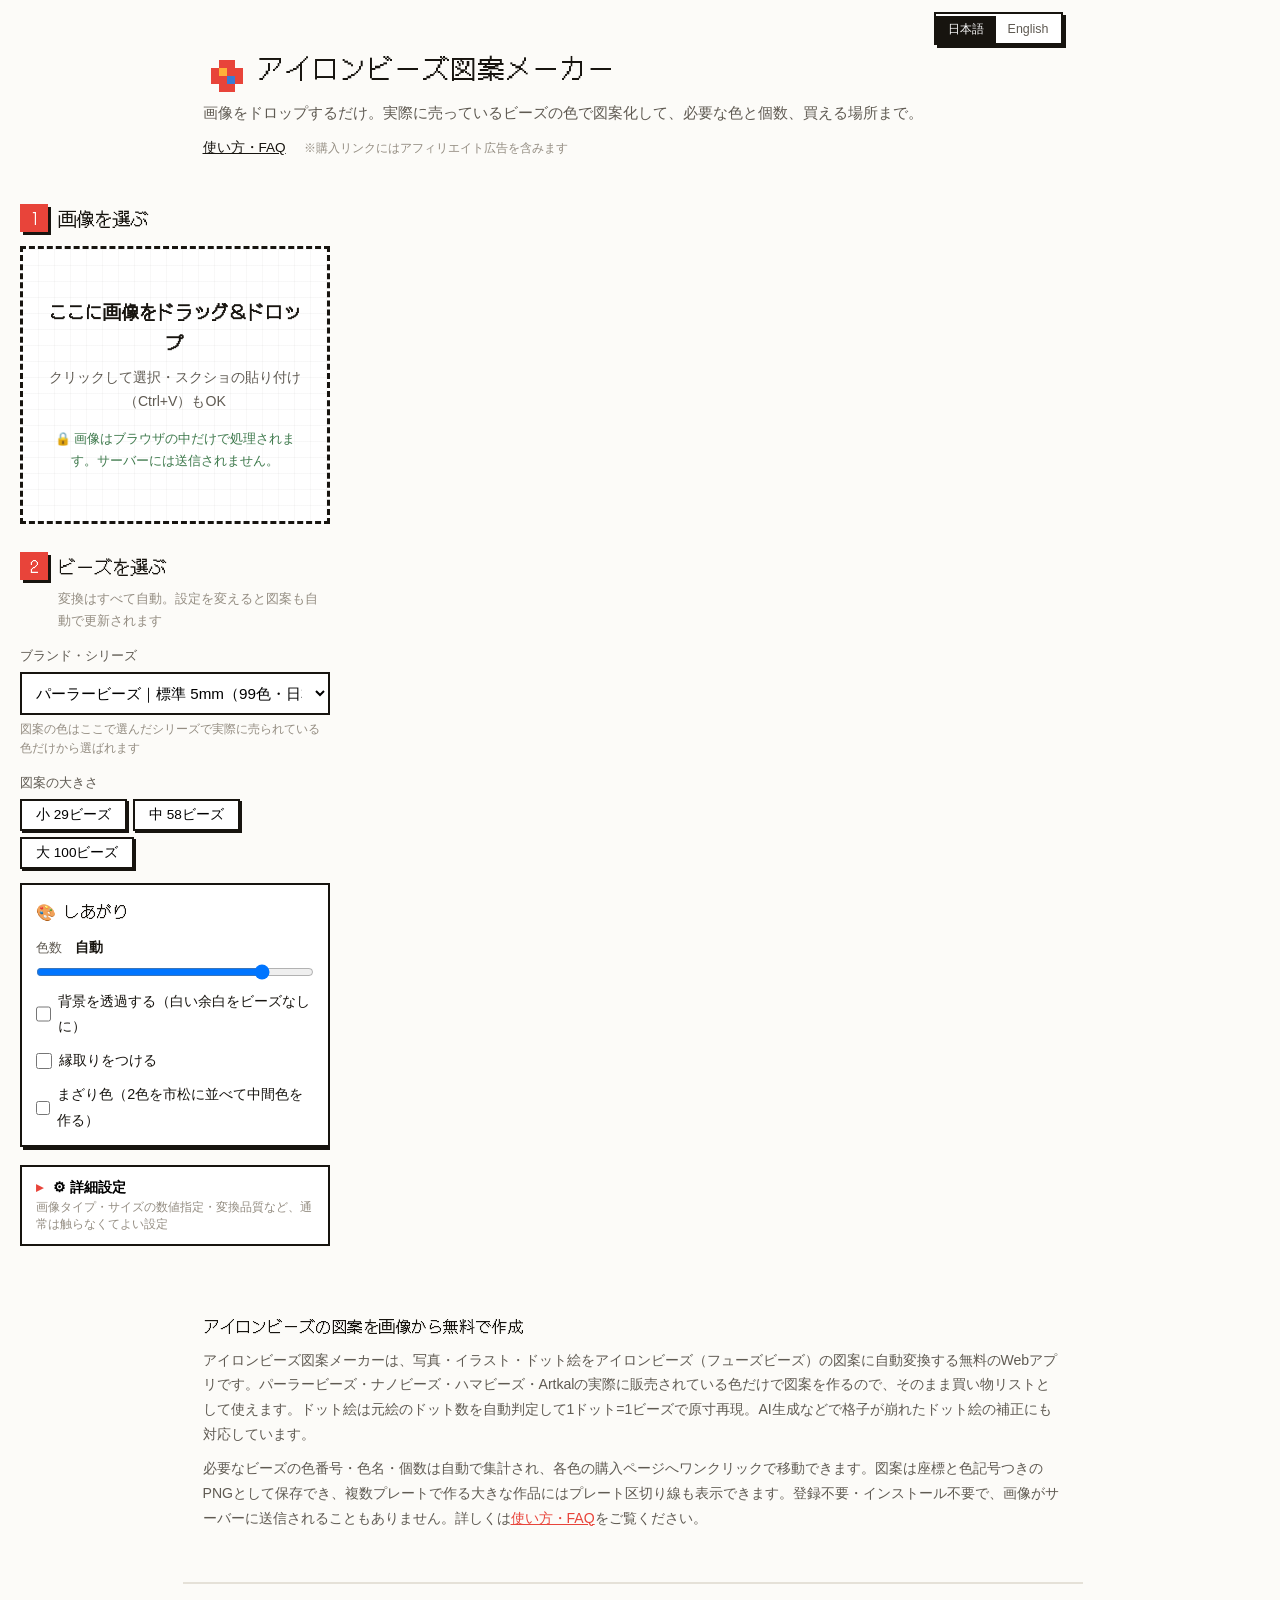
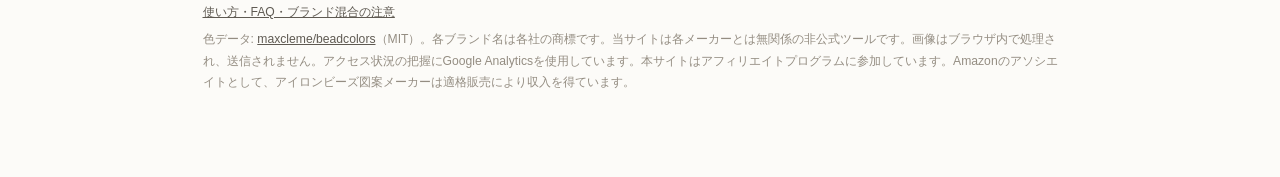
<file: index.html>
<!DOCTYPE html>
<html lang="ja" data-lang="ja">
<head>
<meta charset="UTF-8">
<script>
/* 初回訪問の非日本語ブラウザは英語版へ（言語選択済みユーザーとbotは対象外） */
(function(){
  try {
    if (localStorage.getItem("beads_lang")) return;
    if (/bot|crawl|spider|slurp|headless|lighthouse|prerender/i.test(navigator.userAgent)) return;
    if ((navigator.language || "ja").toLowerCase().indexOf("ja") !== 0)
      location.replace(new URL("en/", location.href));
  } catch (e) { /* no-op */ }
})();
</script>
<meta name="viewport" content="width=device-width, initial-scale=1.0, maximum-scale=1.0, user-scalable=no, viewport-fit=cover">
<!-- Google tag (gtag.js) -->
<script async src="https://www.googletagmanager.com/gtag/js?id=G-L8L3LJ2P45"></script>
<script>
  window.dataLayer = window.dataLayer || [];
  function gtag(){dataLayer.push(arguments);}
  gtag('js', new Date());
  gtag('config', 'G-L8L3LJ2P45');
</script>
<title>アイロンビーズ図案メーカー｜写真・画像をドット絵図案に無料変換</title>
<meta name="description" content="画像をドロップするだけでアイロンビーズの図案に自動変換。パーラービーズ・ナノビーズ・ハマ・Artkal対応。実際に売っている色番号で図案化し、必要な色と個数、購入先まで自動でわかる無料ツール。">
<link rel="canonical" href="https://zerobuildone.github.io/beads-pattern-maker/">
<link rel="alternate" hreflang="ja" href="https://zerobuildone.github.io/beads-pattern-maker/">
<link rel="alternate" hreflang="en" href="https://zerobuildone.github.io/beads-pattern-maker/en/">
<link rel="alternate" hreflang="x-default" href="https://zerobuildone.github.io/beads-pattern-maker/en/">
<meta property="og:title" content="アイロンビーズ図案メーカー / Fuse Bead Pattern Maker">
<meta property="og:description" content="画像をドロップするだけでアイロンビーズ図案に自動変換。色番号・必要個数・購入先まで出力。">
<meta property="og:type" content="website">
<meta property="og:url" content="https://zerobuildone.github.io/beads-pattern-maker/">
<meta property="og:image" content="https://zerobuildone.github.io/beads-pattern-maker/ogp.png">
<meta property="og:image:width" content="1200">
<meta property="og:image:height" content="630">
<meta property="og:site_name" content="アイロンビーズ図案メーカー">
<meta property="og:locale" content="ja_JP">
<meta property="og:locale:alternate" content="en_US">
<meta name="twitter:card" content="summary_large_image">
<meta name="theme-color" content="#fcfbf8">
<link rel="icon" href="favicon.ico" sizes="32x32">
<link rel="icon" type="image/png" href="favicon.png">
<link rel="apple-touch-icon" href="apple-touch-icon.png">
<script type="application/ld+json">
{
  "@context": "https://schema.org",
  "@type": "WebApplication",
  "name": "アイロンビーズ図案メーカー",
  "alternateName": "Fuse Bead Pattern Maker",
  "applicationCategory": "DesignApplication",
  "operatingSystem": "Web",
  "offers": { "@type": "Offer", "price": "0", "priceCurrency": "JPY" },
  "url": "https://zerobuildone.github.io/beads-pattern-maker/",
  "image": "https://zerobuildone.github.io/beads-pattern-maker/ogp.png",
  "inLanguage": ["ja", "en"],
  "featureList": "ドット絵の自動判定と原寸再現・実在ブランド色への減色・必要ビーズ数の自動集計・購入リンク生成",
  "description": "画像をアイロンビーズの図案に自動変換する無料ツール。実在ブランドの色に減色し、必要なビーズの色番号と個数を自動集計します。"
}
</script>
<link rel="preconnect" href="https://fonts.googleapis.com">
<link rel="preconnect" href="https://fonts.gstatic.com" crossorigin>
<link href="https://fonts.googleapis.com/css2?family=DotGothic16&display=swap" rel="stylesheet">
<link rel="stylesheet" href="style.css?v=1784520482">
</head>
<body>
<noscript><p style="padding:16px;text-align:center">このツールはブラウザ内で画像を変換するため、JavaScriptを有効にしてご利用ください。/ This tool converts images in your browser and requires JavaScript.</p></noscript>

<header class="site-header">
  <div class="lang-switch">
    <button type="button" data-lang-btn="ja">日本語</button><button type="button" data-lang-btn="en">English</button>
  </div>
  <h1><span class="pixel-logo" aria-hidden="true"></span><span data-i18n="siteTitle">アイロンビーズ図案メーカー</span></h1>
  <p class="tagline" data-i18n="tagline">画像をドロップするだけ。実際に売っているビーズの色で図案化して、必要な色と個数、買える場所まで。</p>
  <nav class="header-nav">
    <a href="guide.html" data-i18n="guideLink">使い方・FAQ</a>
    <span class="pr-note" data-i18n="prHeader">※購入リンクにはアフィリエイト広告を含みます</span>
  </nav>
</header>

<main>
<div class="workspace">
<div class="col-left">

  <!-- STEP 1 -->
  <section class="step" id="step-upload">
    <h2><span class="step-num">1</span><span data-i18n="step1">画像を選ぶ</span></h2>
    <div id="dropzone" tabindex="0">
      <p class="dz-main" data-i18n="dzMain">ここに画像をドラッグ＆ドロップ</p>
      <p class="dz-sub" data-i18n="dzSub">クリックして選択・スクショの貼り付け（Ctrl+V）もOK</p>
      <p class="dz-privacy" data-i18n="dzPrivacy">🔒 画像はブラウザの中だけで処理されます。サーバーには送信されません。</p>
      <input type="file" id="file-input" accept="image/*" hidden>
    </div>
    <div id="src-preview-wrap" hidden>
      <img id="src-preview" alt="preview">
      <div class="preview-side">
        <button id="btn-crop" type="button" class="btn-sub" data-i18n="btnCrop">✂ トリミング</button>
        <button id="btn-clear-image" type="button" class="btn-sub" data-i18n="btnChangeImage">別の画像にする</button>
      </div>
    </div>
    <div id="detect-banner" class="banner" hidden>
      <span id="detect-msg"></span>
      <button id="btn-detect-dots" type="button" class="btn-sub" data-i18n="btnRedetect">再判定</button>
    </div>
  </section>

  <!-- STEP 2: シンプル設定（既定） + 詳細設定（折りたたみ） -->
  <section class="step" id="step-settings" data-mode="illust">
    <button type="button" class="drawer-close" data-drawer-close>✕</button>
    <h2><span class="step-num">2</span><span data-i18n="step2">ビーズを選ぶ</span></h2>
    <p class="auto-note" data-i18n="autoNote">変換はすべて自動。設定を変えると図案も自動で更新されます</p>

    <div class="simple-grid">
      <label class="field">
        <span class="field-label" data-i18n="lblSeries">ブランド・シリーズ</span>
        <select id="sel-series"></select>
        <span class="field-help" data-i18n="helpSeries">図案はこのシリーズで実際に売られている色だけで作られます</span>
      </label>
      <div class="field simple-size">
        <span class="field-label" data-i18n="lblSizeSimple">図案の大きさ</span>
        <p class="chip-row" id="simple-size-chips">
          <button type="button" class="chip chip-size" data-w="29" data-h="29"><span data-i18n="chipSizeS">小 29ビーズ</span></button>
          <button type="button" class="chip chip-size" data-w="58" data-h="58"><span data-i18n="chipSizeM">中 58ビーズ</span></button>
          <button type="button" class="chip chip-size" data-w="100" data-h="100"><span data-i18n="chipSizeL">大 100ビーズ</span></button>
        </p>
        <span class="field-help only-pixel" data-i18n="helpSizePixel">ドット絵は元の絵のドット数で原寸再現されます（サイズ指定は不要）</span>
      </div>
    </div>
    <div id="mix-note" class="mix-note" hidden></div>

    <!-- しあがり: 見た目に直結する「好みで選ぶ」設定だけを常時表示 -->
    <div class="finish-block">
      <h3 class="finish-title" data-i18n="groupFinish">🎨 しあがり</h3>
      <label class="field finish-colors">
        <span class="field-label"><span data-i18n="tbColors">色数</span>　<span id="colors-label" class="colors-label">自動</span></span>
        <input type="range" id="rng-colors" min="0" max="6" step="1" value="5">
      </label>
      <label class="field-check">
        <input type="checkbox" id="chk-whitebg">
        <span data-i18n="optWhitebg">背景を透過する（白い余白をビーズなしに）</span>
      </label>
      <label class="field-check">
        <input type="checkbox" id="chk-addoutline">
        <span data-i18n="optAddOutline">縁取りをつける</span>
      </label>
      <div class="outline-row" id="outline-color-row" hidden>
        <label for="sel-outline-color" data-i18n="optOutlineColor">縁取りの色</label>
        <span class="outline-swatch" id="outline-swatch"></span>
        <select id="sel-outline-color"></select>
      </div>
      <label class="field-check">
        <input type="checkbox" id="chk-dithermix">
        <span data-i18n="optDitherMix">まざり色（2色を市松に並べて中間色を作る）</span>
      </label>
    </div>

    <button id="btn-advanced" type="button" class="btn-adv">
      <span class="adv-arrow">▸</span>
      <span class="adv-title">⚙ <span data-i18n="btnAdvanced">詳細設定</span></span>
      <span class="adv-hint" data-i18n="advHint">画像タイプ・サイズの数値指定・変換品質など、通常は触らなくてよい設定</span>
    </button>

    <div id="advanced-panel" class="adv">
      <div class="group">
        <h3 class="group-title" data-i18n="groupSize">図案のサイズ</h3>
        <div class="group-body">
          <div class="size-row">
            <label class="field field-num">
              <span class="field-label" data-i18n="lblW">横（ビーズ数）</span>
              <input type="number" id="inp-width" min="4" max="200" value="58">
            </label>
            <span class="size-x">×</span>
            <label class="field field-num">
              <span class="field-label" data-i18n="lblH">縦（ビーズ数）</span>
              <input type="number" id="inp-height" min="4" max="200" value="58">
            </label>
            <label class="field-check">
              <input type="checkbox" id="chk-aspect" checked>
              <span data-i18n="lblAspect">縦横比を画像に合わせる</span>
            </label>
          </div>
          <p class="chip-row">
            <span data-i18n="presetsLabel">プリセット:</span>
            <button type="button" class="chip" data-w="29" data-h="29" data-i18n="chip2929">29×29（プレート1枚）</button>
            <button type="button" class="chip" data-w="58" data-h="29">58×29</button>
            <button type="button" class="chip" data-w="58" data-h="58" data-i18n="chip5858">58×58（4枚）</button>
            <button type="button" class="chip" data-w="50" data-h="50">50×50</button>
            <button type="button" class="chip" data-w="100" data-h="100">100×100</button>
          </p>
          <label class="field">
            <span class="field-label" data-i18n="lblPlate">プレート区切り線</span>
            <select id="sel-plate">
              <option value="0" data-i18n="plateNone">表示しない</option>
              <option value="29" data-i18n="plate29">29ペグごと（5mm定番プレート）</option>
              <option value="50" data-i18n="plate50">50ペグごと（ミニ系プレート）</option>
            </select>
            <span class="field-help" data-i18n="helpPlate">複数プレートで作るときの境界線（赤線）を図案に表示します</span>
          </label>
        </div>
      </div>

      <div class="group">
        <h3 class="group-title" data-i18n="groupTune">変換の調整</h3>
        <div class="group-body">
          <div class="field field-wide">
            <span class="field-label" data-i18n="lblImgType">画像のタイプ（自動判定を上書き）</span>
            <div class="seg" role="radiogroup">
              <label><input type="radio" name="mode" value="pixel"><span data-i18n="modePixel">ドット絵</span></label>
              <label><input type="radio" name="mode" value="illust" checked><span data-i18n="modeIllust">イラスト</span></label>
              <label><input type="radio" name="mode" value="photo"><span data-i18n="modePhoto">写真</span></label>
            </div>
            <span class="field-help only-pixel" data-i18n="helpPixel">元絵の1ドット=1ビーズで原寸再現します（画像読み込み時に自動判定）</span>
            <span class="field-help only-illust" data-i18n="helpIllust">マスごとに一番面積の大きい色を採用。キャラ絵・ロゴ向け</span>
            <span class="field-help only-photo" data-i18n="helpPhoto">マスの平均色でなめらかに変換。グラデーションの多い画像向け</span>
          </div>
          <div class="opt-row">
            <label class="field-check only-illust">
              <input type="checkbox" id="chk-outline" checked>
              <span data-i18n="optOutline">輪郭線を残す</span>
            </label>
            <label class="field-check only-photo">
              <input type="checkbox" id="chk-dither">
              <span data-i18n="optDither">ディザリング（2色を混ぜ打ちして中間色を表現）</span>
            </label>
            <label class="field-check">
              <input type="checkbox" id="chk-special">
              <span data-i18n="optSpecial">特殊色も使う（ラメ・夜光・透明系。実物の見え方が大きく異なるため通常はOFF推奨）</span>
            </label>
          </div>
          <div class="quality-sub">
            <span class="quality-title" data-i18n="optQualityTitle">変換の品質（通常はONのまま）</span>
            <label class="field-check">
              <input type="checkbox" id="chk-cleanup" checked>
              <span data-i18n="optCleanup">仕上げの整形（ノイズ粒・浮きビーズを整理）</span>
            </label>
            <label class="field-check">
              <input type="checkbox" id="chk-shading" checked>
              <span data-i18n="optShading">陰影を保持（明暗の段差を同系の別ビーズへ割り振る）</span>
            </label>
          </div>
          <button id="btn-convert" type="button" class="btn-sub" disabled data-i18n="btnConvert">再変換する</button>
        </div>
      </div>
    </div>
  </section>

</div><!-- /.col-left -->
<div class="col-right">

  <!-- STEP 3 -->
  <section class="step" id="step-result" hidden>
    <h2><span class="step-num">3</span><span data-i18n="step3">図案</span></h2>

    <div id="pattern-pane">
    <!-- ブランド変更時: 手直しを引き継いだ旨と破棄の選択肢 -->
    <div id="carry-note" class="carry-note" hidden>
      <span data-i18n="carryMsg">✏ 手直しの内容を、新しいビーズの近い色で引き継ぎました</span>
      <button id="btn-carry-discard" type="button" class="btn-sub" data-i18n="carryDiscard">手直しを破棄して自動変換に戻す</button>
      <button id="btn-carry-keep" type="button" class="btn-sub" data-i18n="carryKeep">このまま</button>
    </div>
    <div id="canvas-wrap">
      <canvas id="pattern-canvas"></canvas>
    </div>

    <div class="result-toolbar">
      <div class="tb-group">
        <label title="ズーム">🔍 <input type="range" id="rng-zoom" min="2" max="30" value="14"></label>
        <label class="field-check"><input type="checkbox" id="chk-grid" checked><span data-i18n="tbGrid">グリッド</span></label>
        <label class="field-check"><input type="checkbox" id="chk-symbols"><span data-i18n="tbSymbols">色記号</span></label>
      </div>
      <div class="tb-group">
        <button id="btn-editmode" type="button" class="btn-sub tool-btn edit-toggle" data-i18n="tbEditMode">✏ 手直しする</button>
      </div>
    </div>

    <!-- 手直しパネル: 手直しモードON中だけ表示。ツール→色の2段構成 -->
    <div id="edit-panel" class="edit-panel">
      <div class="ep-row">
        <button id="tool-pen" type="button" class="btn-sub tool-btn active" data-i18n="toolPen">✎ ペン</button>
        <button id="tool-fill" type="button" class="btn-sub tool-btn" data-i18n="toolFill">▧ 塗りつぶし</button>
        <button id="tool-replace" type="button" class="btn-sub tool-btn" data-i18n="toolReplace">⇄ 色置換</button>
        <button id="btn-pen-erase" type="button" class="btn-sub tool-btn" data-i18n="btnEraser">◻ 消しゴム</button>
        <span class="ep-size">
          <span class="tb-label" data-i18n="tbPenSize">太さ</span>
          <button type="button" class="btn-sub pen-size-btn active" data-size="1">1</button>
          <button type="button" class="btn-sub pen-size-btn" data-size="2">2</button>
          <button type="button" class="btn-sub pen-size-btn" data-size="3">3</button>
        </span>
        <button id="btn-undo" type="button" class="btn-sub ep-undo" disabled data-i18n="btnUndo">↩ 元に戻す</button>
        <button id="btn-redo" type="button" class="btn-sub" disabled data-i18n="btnRedo">↪ やり直す</button>
      </div>
      <div class="ep-row">
        <span class="pen-status"><span data-i18n="penPrefix">ペン:</span> <span id="pen-swatch" class="pen-swatch"></span><span id="pen-label">未選択</span></span>
        <button id="btn-palette" type="button" class="btn-sub" data-i18n="btnPalette">🎨 全色から選ぶ</button>
      </div>
      <div id="palette-pop" class="palette-pop" hidden></div>
      <p class="edit-hint" data-i18n="editHint">図案をタップ/クリックで塗れます。色はビーズ一覧・🎨全色・右クリック（スポイト）で選択。「⇄色置換」はタップした色を図案全体でペンの色に置き換えます</p>
    </div>
    </div><!-- /#pattern-pane -->

    <div class="dl-row">
      <button id="btn-dl-png" type="button" class="btn-main" data-i18n="btnDlPng">図案PNGを保存</button>
      <span id="stat-line" class="stat-line"></span>
    </div>

    <div id="legend-section">
    <button type="button" class="drawer-close" data-drawer-close>✕</button>
    <h3 class="buy-heading" data-i18n="legendTitle">必要なビーズ</h3>
    <p class="legend-note"><span data-i18n="legendNote">行をクリックするとその色がペンになります。</span><span class="pr-note-inline" data-i18n="prInline">※購入リンクはアフィリエイト広告を含みます。検索結果ページが開くので色番号を確認のうえ購入してください。</span></p>
    <div id="legend-wrap">
      <table id="legend-table">
        <thead>
          <tr>
            <th data-i18n="thColor">色</th>
            <th class="col-sym" data-i18n="thSym">記号</th>
            <th class="col-code" data-i18n="thCode">色番号</th>
            <th data-i18n="thName">色名</th>
            <th class="col-brand" data-i18n="thBrand">ブランド</th>
            <th data-i18n="thCount">個数</th>
            <th data-i18n="thBuy">購入先</th>
            <th class="th-swap"></th>
          </tr>
        </thead>
        <tbody id="legend-body"></tbody>
      </table>
    </div>
    </div><!-- /#legend-section -->
  </section>

</div><!-- /.col-right -->
</div><!-- /.workspace -->

<!-- スマホ用: 図案が画面外のとき右下に出るミニプレビュー（タップで図案へ） -->
<button id="mini-preview" type="button" hidden aria-label="図案へ移動">
  <canvas id="mini-canvas"></canvas>
</button>

<!-- スマホ用: ドロワーとボトムバー -->
<div id="drawer-scrim" hidden></div>
<nav id="mobile-bar">
  <button id="btn-drawer-settings" type="button">⚙ <span data-i18n="mbSettings">設定</span></button>
  <button id="btn-drawer-beads" type="button">🧮 <span data-i18n="mbBeads">ビーズ一覧</span></button>
</nav>

<!-- 検索エンジン向けの説明（ユーザーにも読める簡潔な紹介） -->
<section class="seo-intro lang-ja">
  <h2>アイロンビーズの図案を画像から無料で作成</h2>
  <p>アイロンビーズ図案メーカーは、写真・イラスト・ドット絵をアイロンビーズ（フューズビーズ）の図案に自動変換する無料のWebアプリです。パーラービーズ・ナノビーズ・ハマビーズ・Artkalの実際に販売されている色だけで図案を作るので、そのまま買い物リストとして使えます。ドット絵は元絵のドット数を自動判定して1ドット=1ビーズで原寸再現。AI生成などで格子が崩れたドット絵の補正にも対応しています。</p>
  <p>必要なビーズの色番号・色名・個数は自動で集計され、各色の購入ページへワンクリックで移動できます。図案は座標と色記号つきのPNGとして保存でき、複数プレートで作る大きな作品にはプレート区切り線も表示できます。登録不要・インストール不要で、画像がサーバーに送信されることもありません。詳しくは<a href="guide.html">使い方・FAQ</a>をご覧ください。</p>
</section>
<section class="seo-intro lang-en">
  <h2>Free fuse bead pattern generator — turn any photo into a Perler, Hama or Artkal pattern</h2>
  <p>Fuse Bead Pattern Maker converts photos, illustrations and pixel art into fuse bead patterns automatically. Unlike generic pixelators, it quantizes your image to colors that are actually sold — Perler, Hama (midi/mini), Artkal (5mm and 2.6mm) and Kawada Nanobeads — so the pattern doubles as a shopping list. Pixel art is auto-detected and reproduced dot-for-dot (one pixel = one bead), including AI-generated pixel art with a broken grid.</p>
  <p>The tool tallies exactly which bead colors and how many of each you need, with purchase links per color, and exports the pattern as a PNG with grid coordinates and color symbols. Large designs get pegboard split lines. Free, no sign-up, no install — and your images are processed entirely in your browser, never uploaded. See the <a href="guide.html">guide &amp; FAQ</a> for details.</p>
</section>

</main>

<footer class="site-footer">
  <div class="lang-ja">
    <p><a href="guide.html">使い方・FAQ・ブランド混合の注意</a></p>
    <p>色データ: <a href="https://github.com/maxcleme/beadcolors" target="_blank" rel="noopener">maxcleme/beadcolors</a>（MIT）。各ブランド名は各社の商標です。当サイトは各メーカーとは無関係の非公式ツールです。画像はブラウザ内で処理され、送信されません。アクセス状況の把握にGoogle Analyticsを使用しています。本サイトはアフィリエイトプログラムに参加しています。Amazonのアソシエイトとして、アイロンビーズ図案メーカーは適格販売により収入を得ています。</p>
  </div>
  <div class="lang-en">
    <p><a href="guide.html">Guide &amp; FAQ</a></p>
    <p>Color data: <a href="https://github.com/maxcleme/beadcolors" target="_blank" rel="noopener">maxcleme/beadcolors</a> (MIT). Brand names are trademarks of their owners. Unofficial tool. Images never leave your browser. We use Google Analytics for traffic statistics. This site participates in affiliate programs. As an Amazon Associate, we earn from qualifying purchases.</p>
  </div>
</footer>

<!-- トリミングモーダル -->
<div id="crop-modal" class="crop-modal" hidden>
  <div class="crop-box">
    <h3 data-i18n="cropTitle">✂ トリミング</h3>
    <div class="crop-stage"><canvas id="crop-canvas"></canvas></div>
    <p class="crop-hint" data-i18n="cropHint">枠の中をドラッグで移動、角をドラッグで大きさ変更。枠の外からドラッグすると新しい範囲を描けます</p>
    <div class="crop-actions">
      <button id="btn-crop-reset" type="button" class="btn-sub" data-i18n="cropReset">全体に戻す</button>
      <span class="crop-spacer"></span>
      <button id="btn-crop-cancel" type="button" class="btn-sub" data-i18n="cropCancel">キャンセル</button>
      <button id="btn-crop-apply" type="button" class="btn-main" data-i18n="cropApply">この範囲で使う</button>
    </div>
  </div>
</div>

<script src="palettes.js?v=1784520482"></script>
<script src="config.js?v=1784520482"></script>
<script src="app.js?v=1784520482"></script>
</body>
</html>
</file>
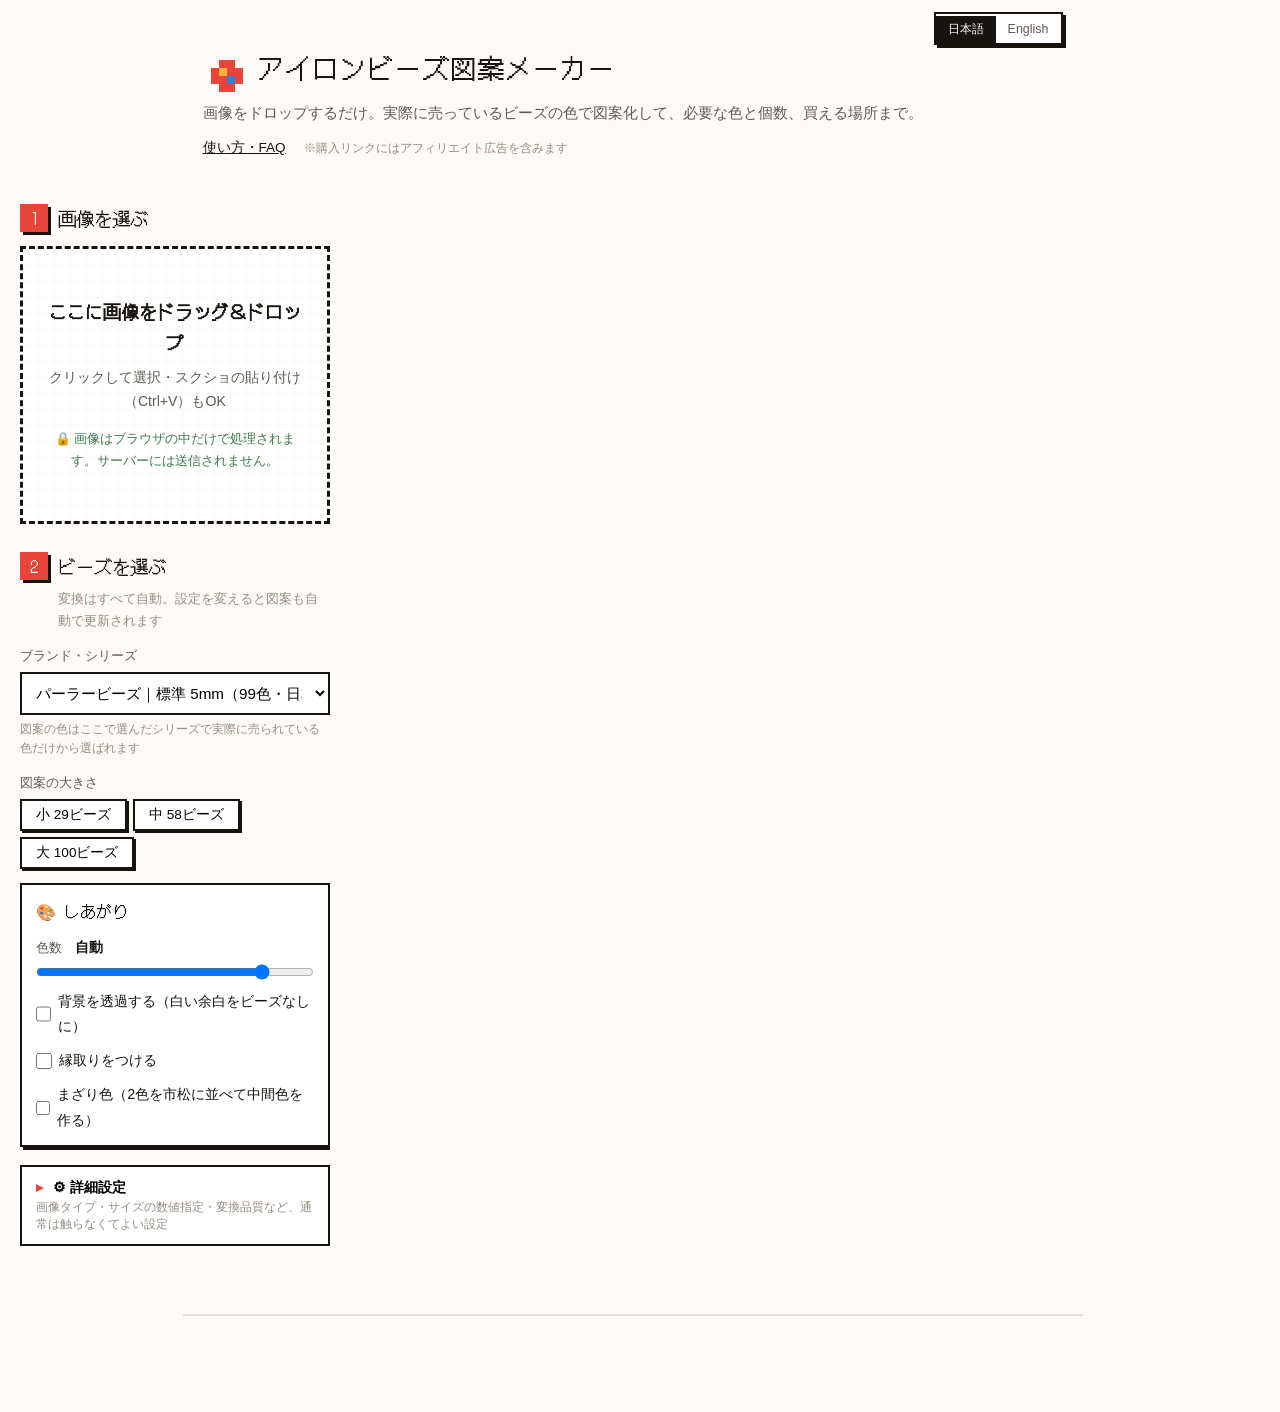
<file: en/index.html>
<!DOCTYPE html>
<html lang="en" data-lang="en">
<head>
<meta charset="UTF-8">
<script>
(function(){
  try {
    if (localStorage.getItem("beads_lang")) return;
    if (/bot|crawl|spider|slurp|headless|lighthouse|prerender/i.test(navigator.userAgent)) return;
    if ((navigator.language || "").toLowerCase().indexOf("ja") === 0)
      location.replace(new URL("../", location.href));
  } catch (e) { /* no-op */ }
})();
</script>
<meta name="viewport" content="width=device-width, initial-scale=1.0, maximum-scale=1.0, user-scalable=no, viewport-fit=cover">
<!-- Google tag (gtag.js) -->
<script async src="https://www.googletagmanager.com/gtag/js?id=G-L8L3LJ2P45"></script>
<script>
  window.dataLayer = window.dataLayer || [];
  function gtag(){dataLayer.push(arguments);}
  gtag('js', new Date());
  gtag('config', 'G-L8L3LJ2P45');
</script>
<title>Fuse Bead Pattern Maker | Free photo-to-pattern converter for Perler / Hama / Artkal</title>
<meta name="description" content="Drop any image and get a fuse bead pattern in seconds. Free, no sign-up. Supports Perler, Hama, Artkal and Nanobeads with real store color codes — counts every bead you need and links to buy them.">
<link rel="canonical" href="https://zerobuildone.github.io/beads-pattern-maker/en/">
<link rel="alternate" hreflang="ja" href="https://zerobuildone.github.io/beads-pattern-maker/">
<link rel="alternate" hreflang="en" href="https://zerobuildone.github.io/beads-pattern-maker/en/">
<link rel="alternate" hreflang="x-default" href="https://zerobuildone.github.io/beads-pattern-maker/en/">
<meta property="og:title" content="Fuse Bead Pattern Maker – Photo to Perler / Hama / Artkal Pattern">
<meta property="og:description" content="Drop an image, get a bead pattern with real color codes, bead counts and buy links. Free, runs in your browser.">
<meta property="og:type" content="website">
<meta property="og:url" content="https://zerobuildone.github.io/beads-pattern-maker/en/">
<meta property="og:locale" content="en_US">
<meta property="og:locale:alternate" content="ja_JP">
<meta property="og:image" content="https://zerobuildone.github.io/beads-pattern-maker/ogp.png">
<meta property="og:image:width" content="1200">
<meta property="og:image:height" content="630">
<meta property="og:site_name" content="Fuse Bead Pattern Maker">
<meta property="og:locale" content="ja_JP">
<meta property="og:locale:alternate" content="en_US">
<meta name="twitter:card" content="summary_large_image">
<meta name="theme-color" content="#fcfbf8">
<link rel="icon" href="../favicon.ico" sizes="32x32">
<link rel="icon" type="image/png" href="../favicon.png">
<link rel="apple-touch-icon" href="../apple-touch-icon.png">
<script type="application/ld+json">
{
  "@context": "https://schema.org",
  "@type": "WebApplication",
  "name": "Fuse Bead Pattern Maker",
  "alternateName": "アイロンビーズ図案メーカー",
  "applicationCategory": "DesignApplication",
  "operatingSystem": "Web",
  "offers": { "@type": "Offer", "price": "0", "priceCurrency": "USD" },
  "url": "https://zerobuildone.github.io/beads-pattern-maker/en/",
  "image": "https://zerobuildone.github.io/beads-pattern-maker/ogp.png",
  "inLanguage": ["en", "ja"],
  "featureList": "Pixel-art auto detection with 1:1 reproduction, quantization to real brand colors, automatic bead counts, purchase links",
  "description": "Free tool that converts any image into a fuse bead pattern. Reduces colors to real Perler / Hama / Artkal / Nanobeads palettes and counts every bead color you need."
}
</script>
<link rel="preconnect" href="https://fonts.googleapis.com">
<link rel="preconnect" href="https://fonts.gstatic.com" crossorigin>
<link href="https://fonts.googleapis.com/css2?family=DotGothic16&display=swap" rel="stylesheet">
<link rel="stylesheet" href="../style.css?v=1784520482">
</head>
<body>
<noscript><p style="padding:16px;text-align:center">このツールはブラウザ内で画像を変換するため、JavaScriptを有効にしてご利用ください。/ This tool converts images in your browser and requires JavaScript.</p></noscript>

<header class="site-header">
  <div class="lang-switch">
    <button type="button" data-lang-btn="ja">日本語</button><button type="button" data-lang-btn="en">English</button>
  </div>
  <h1><span class="pixel-logo" aria-hidden="true"></span><span data-i18n="siteTitle">Fuse Bead Pattern Maker</span></h1>
  <p class="tagline" data-i18n="tagline">Just drop an image. Get a bead pattern in real, purchasable colors — with counts and shopping links.</p>
  <nav class="header-nav">
    <a href="guide.html" data-i18n="guideLink">Guide &amp; FAQ</a>
    <span class="pr-note" data-i18n="prHeader">Purchase links may earn us an affiliate commission.</span>
  </nav>
</header>

<main>
<div class="workspace">
<div class="col-left">

  <!-- STEP 1 -->
  <section class="step" id="step-upload">
    <h2><span class="step-num">1</span><span data-i18n="step1">Choose an image</span></h2>
    <div id="dropzone" tabindex="0">
      <p class="dz-main" data-i18n="dzMain">Drag &amp; drop an image here</p>
      <p class="dz-sub" data-i18n="dzSub">Click to browse, or paste a screenshot (Ctrl+V)</p>
      <p class="dz-privacy" data-i18n="dzPrivacy">🔒 Your image is processed entirely in your browser. Nothing is uploaded.</p>
      <input type="file" id="file-input" accept="image/*" hidden>
    </div>
    <div id="src-preview-wrap" hidden>
      <img id="src-preview" alt="preview">
      <div class="preview-side">
        <button id="btn-crop" type="button" class="btn-sub" data-i18n="btnCrop">✂ Crop</button>
        <button id="btn-clear-image" type="button" class="btn-sub" data-i18n="btnChangeImage">Change image</button>
      </div>
    </div>
    <div id="detect-banner" class="banner" hidden>
      <span id="detect-msg"></span>
      <button id="btn-detect-dots" type="button" class="btn-sub" data-i18n="btnRedetect">Re-detect</button>
    </div>
  </section>

  <!-- STEP 2: シンプル設定（既定） + 詳細設定（折りたたみ） -->
  <section class="step" id="step-settings" data-mode="illust">
    <button type="button" class="drawer-close" data-drawer-close>✕</button>
    <h2><span class="step-num">2</span><span data-i18n="step2">Pick your beads</span></h2>
    <p class="auto-note" data-i18n="autoNote">Everything is automatic — the pattern updates whenever you change a setting</p>

    <div class="simple-grid">
      <label class="field">
        <span class="field-label" data-i18n="lblSeries">Brand / series</span>
        <select id="sel-series"></select>
        <span class="field-help" data-i18n="helpSeries">Pattern colors are chosen only from colors actually sold in the selected series</span>
      </label>
      <div class="field simple-size">
        <span class="field-label" data-i18n="lblSizeSimple">Pattern size</span>
        <p class="chip-row" id="simple-size-chips">
          <button type="button" class="chip chip-size" data-w="29" data-h="29"><span data-i18n="chipSizeS">S · 29 beads</span></button>
          <button type="button" class="chip chip-size" data-w="58" data-h="58"><span data-i18n="chipSizeM">M · 58 beads</span></button>
          <button type="button" class="chip chip-size" data-w="100" data-h="100"><span data-i18n="chipSizeL">L · 100 beads</span></button>
        </p>
        <span class="field-help only-pixel" data-i18n="helpSizePixel">Pixel art is reproduced at its original dot dimensions (no size needed)</span>
      </div>
    </div>
    <div id="mix-note" class="mix-note" hidden></div>

    <!-- しあがり: 見た目に直結する「好みで選ぶ」設定だけを常時表示 -->
    <div class="finish-block">
      <h3 class="finish-title" data-i18n="groupFinish">🎨 Finishing</h3>
      <label class="field finish-colors">
        <span class="field-label"><span data-i18n="tbColors">Colors</span>　<span id="colors-label" class="colors-label">Auto</span></span>
        <input type="range" id="rng-colors" min="0" max="6" step="1" value="5">
      </label>
      <label class="field-check">
        <input type="checkbox" id="chk-whitebg">
        <span data-i18n="optWhitebg">Transparent background (no beads on white margins)</span>
      </label>
      <label class="field-check">
        <input type="checkbox" id="chk-addoutline">
        <span data-i18n="optAddOutline">Add outline</span>
      </label>
      <div class="outline-row" id="outline-color-row" hidden>
        <label for="sel-outline-color" data-i18n="optOutlineColor">Outline color</label>
        <span class="outline-swatch" id="outline-swatch"></span>
        <select id="sel-outline-color"></select>
      </div>
      <label class="field-check">
        <input type="checkbox" id="chk-dithermix">
        <span data-i18n="optDitherMix">Blend colors (checkerboard two beads to create in-between tones)</span>
      </label>
    </div>

    <button id="btn-advanced" type="button" class="btn-adv">
      <span class="adv-arrow">▸</span>
      <span class="adv-title">⚙ <span data-i18n="btnAdvanced">Advanced settings</span></span>
      <span class="adv-hint" data-i18n="advHint">Manual controls: image type, outlines, dithering, exact size, etc.</span>
    </button>

    <div id="advanced-panel" class="adv">
      <div class="group">
        <h3 class="group-title" data-i18n="groupSize">Pattern size</h3>
        <div class="group-body">
          <div class="size-row">
            <label class="field field-num">
              <span class="field-label" data-i18n="lblW">Width (beads)</span>
              <input type="number" id="inp-width" min="4" max="200" value="58">
            </label>
            <span class="size-x">×</span>
            <label class="field field-num">
              <span class="field-label" data-i18n="lblH">Height (beads)</span>
              <input type="number" id="inp-height" min="4" max="200" value="58">
            </label>
            <label class="field-check">
              <input type="checkbox" id="chk-aspect" checked>
              <span data-i18n="lblAspect">Keep image aspect ratio</span>
            </label>
          </div>
          <p class="chip-row">
            <span data-i18n="presetsLabel">Presets:</span>
            <button type="button" class="chip" data-w="29" data-h="29" data-i18n="chip2929">29×29 (1 pegboard)</button>
            <button type="button" class="chip" data-w="58" data-h="29">58×29</button>
            <button type="button" class="chip" data-w="58" data-h="58" data-i18n="chip5858">58×58 (4 pegboards)</button>
            <button type="button" class="chip" data-w="50" data-h="50">50×50</button>
            <button type="button" class="chip" data-w="100" data-h="100">100×100</button>
          </p>
          <label class="field">
            <span class="field-label" data-i18n="lblPlate">Pegboard divider lines</span>
            <select id="sel-plate">
              <option value="0" data-i18n="plateNone">None</option>
              <option value="29" data-i18n="plate29">Every 29 pegs (standard 5mm board)</option>
              <option value="50" data-i18n="plate50">Every 50 pegs (mini board)</option>
            </select>
            <span class="field-help" data-i18n="helpPlate">Shows red boundary lines for projects spanning multiple pegboards</span>
          </label>
        </div>
      </div>

      <div class="group">
        <h3 class="group-title" data-i18n="groupTune">Conversion options</h3>
        <div class="group-body">
          <div class="field field-wide">
            <span class="field-label" data-i18n="lblImgType">Image type</span>
            <div class="seg" role="radiogroup">
              <label><input type="radio" name="mode" value="pixel"><span data-i18n="modePixel">Pixel art</span></label>
              <label><input type="radio" name="mode" value="illust" checked><span data-i18n="modeIllust">Illustration</span></label>
              <label><input type="radio" name="mode" value="photo"><span data-i18n="modePhoto">Photo</span></label>
            </div>
            <span class="field-help only-pixel" data-i18n="helpPixel">Reproduces the source exactly, 1 dot = 1 bead (auto-detected on load)</span>
            <span class="field-help only-illust" data-i18n="helpIllust">Uses the dominant color per cell. Best for character art and logos</span>
            <span class="field-help only-photo" data-i18n="helpPhoto">Uses average colors for smooth results. Best for photos and gradients</span>
          </div>
          <div class="opt-row">
            <label class="field-check only-illust">
              <input type="checkbox" id="chk-outline" checked>
              <span data-i18n="optOutline">Preserve outlines</span>
            </label>
            <label class="field-check only-photo">
              <input type="checkbox" id="chk-dither">
              <span data-i18n="optDither">Dithering (mixes two colors to fake in-between tones)</span>
            </label>
            <label class="field-check">
              <input type="checkbox" id="chk-special">
              <span data-i18n="optSpecial">Use specialty colors (glitter / glow / clear — they look very different in real life, OFF recommended)</span>
            </label>
          </div>
          <div class="quality-sub">
            <span class="quality-title" data-i18n="optQualityTitle">Conversion quality (leave ON normally)</span>
            <label class="field-check">
              <input type="checkbox" id="chk-cleanup" checked>
              <span data-i18n="optCleanup">Cleanup pass (remove noise &amp; stray beads)</span>
            </label>
            <label class="field-check">
              <input type="checkbox" id="chk-shading" checked>
              <span data-i18n="optShading">Preserve shading (spread tones across similar beads)</span>
            </label>
          </div>
          <button id="btn-convert" type="button" class="btn-sub" disabled data-i18n="btnConvert">Reconvert</button>
        </div>
      </div>
    </div>
  </section>

</div><!-- /.col-left -->
<div class="col-right">

  <!-- STEP 3 -->
  <section class="step" id="step-result" hidden>
    <h2><span class="step-num">3</span><span data-i18n="step3">Pattern</span></h2>

    <div id="pattern-pane">
    <!-- ブランド変更時: 手直しを引き継いだ旨と破棄の選択肢 -->
    <div id="carry-note" class="carry-note" hidden>
      <span data-i18n="carryMsg">✏ Your manual edits were carried over using the closest colors in the new palette</span>
      <button id="btn-carry-discard" type="button" class="btn-sub" data-i18n="carryDiscard">Discard edits &amp; reconvert</button>
      <button id="btn-carry-keep" type="button" class="btn-sub" data-i18n="carryKeep">Keep them</button>
    </div>
    <div id="canvas-wrap">
      <canvas id="pattern-canvas"></canvas>
    </div>

    <div class="result-toolbar">
      <div class="tb-group">
        <label title="Zoom">🔍 <input type="range" id="rng-zoom" min="2" max="30" value="14"></label>
        <label class="field-check"><input type="checkbox" id="chk-grid" checked><span data-i18n="tbGrid">Grid</span></label>
        <label class="field-check"><input type="checkbox" id="chk-symbols"><span data-i18n="tbSymbols">Symbols</span></label>
      </div>
      <div class="tb-group">
        <button id="btn-editmode" type="button" class="btn-sub tool-btn edit-toggle" data-i18n="tbEditMode">✏ Edit</button>
      </div>
    </div>

    <!-- 手直しパネル: 手直しモードON中だけ表示。ツール→色の2段構成 -->
    <div id="edit-panel" class="edit-panel">
      <div class="ep-row">
        <button id="tool-pen" type="button" class="btn-sub tool-btn active" data-i18n="toolPen">✎ Pen</button>
        <button id="tool-fill" type="button" class="btn-sub tool-btn" data-i18n="toolFill">▧ Fill</button>
        <button id="tool-replace" type="button" class="btn-sub tool-btn" data-i18n="toolReplace">⇄ Replace</button>
        <button id="btn-pen-erase" type="button" class="btn-sub tool-btn" data-i18n="btnEraser">◻ Eraser</button>
        <span class="ep-size">
          <span class="tb-label" data-i18n="tbPenSize">Size</span>
          <button type="button" class="btn-sub pen-size-btn active" data-size="1">1</button>
          <button type="button" class="btn-sub pen-size-btn" data-size="2">2</button>
          <button type="button" class="btn-sub pen-size-btn" data-size="3">3</button>
        </span>
        <button id="btn-undo" type="button" class="btn-sub ep-undo" disabled data-i18n="btnUndo">↩ Undo</button>
        <button id="btn-redo" type="button" class="btn-sub" disabled data-i18n="btnRedo">↪ Redo</button>
      </div>
      <div class="ep-row">
        <span class="pen-status"><span data-i18n="penPrefix">Pen:</span> <span id="pen-swatch" class="pen-swatch"></span><span id="pen-label">not selected</span></span>
        <button id="btn-palette" type="button" class="btn-sub" data-i18n="btnPalette">🎨 Pick from all colors</button>
      </div>
      <div id="palette-pop" class="palette-pop" hidden></div>
      <p class="edit-hint" data-i18n="editHint">Tap/click the pattern to paint. Pick colors from the bead list, the 🎨 palette, or right-click to eyedrop. "⇄ Replace" swaps every cell of the tapped color to the pen color</p>
    </div>
    </div><!-- /#pattern-pane -->

    <div class="dl-row">
      <button id="btn-dl-png" type="button" class="btn-main" data-i18n="btnDlPng">Save pattern PNG</button>
      <span id="stat-line" class="stat-line"></span>
    </div>

    <div id="legend-section">
    <button type="button" class="drawer-close" data-drawer-close>✕</button>
    <h3 class="buy-heading" data-i18n="legendTitle">Beads needed</h3>
    <p class="legend-note"><span data-i18n="legendNote">Click a row to use that color as the pen. </span><span class="pr-note-inline" data-i18n="prInline">Purchase links may earn us a commission. They open search results — check the color code before buying.</span></p>
    <div id="legend-wrap">
      <table id="legend-table">
        <thead>
          <tr>
            <th data-i18n="thColor">Color</th>
            <th class="col-sym" data-i18n="thSym">Sym</th>
            <th class="col-code" data-i18n="thCode">Code</th>
            <th data-i18n="thName">Name</th>
            <th class="col-brand" data-i18n="thBrand">Brand</th>
            <th data-i18n="thCount">Count</th>
            <th data-i18n="thBuy">Buy</th>
            <th class="th-swap"></th>
          </tr>
        </thead>
        <tbody id="legend-body"></tbody>
      </table>
    </div>
    </div><!-- /#legend-section -->
  </section>

</div><!-- /.col-right -->
</div><!-- /.workspace -->

<!-- スマホ用: 図案が画面外のとき右下に出るミニプレビュー（タップで図案へ） -->
<button id="mini-preview" type="button" hidden aria-label="Jump to pattern">
  <canvas id="mini-canvas"></canvas>
</button>

<!-- スマホ用: ドロワーとボトムバー -->
<div id="drawer-scrim" hidden></div>
<nav id="mobile-bar">
  <button id="btn-drawer-settings" type="button">⚙ <span data-i18n="mbSettings">Settings</span></button>
  <button id="btn-drawer-beads" type="button">🧮 <span data-i18n="mbBeads">Beads</span></button>
</nav>

<!-- 検索エンジン向けの説明（ユーザーにも読める簡潔な紹介） -->
<section class="seo-intro lang-en">
  <h2>Free fuse bead pattern generator — turn any photo into a Perler, Hama or Artkal pattern</h2>
  <p>Fuse Bead Pattern Maker converts photos, illustrations and pixel art into fuse bead patterns automatically. Unlike generic pixelators, it quantizes your image to colors that are actually sold — Perler, Hama (midi/mini), Artkal (5mm and 2.6mm) and Kawada Nanobeads — so the pattern doubles as a shopping list. Pixel art is auto-detected and reproduced dot-for-dot (one pixel = one bead), including AI-generated pixel art with a broken grid.</p>
  <p>The tool tallies exactly which bead colors and how many of each you need, with purchase links per color, and exports the pattern as a PNG with grid coordinates and color symbols. Large designs get pegboard split lines. Free, no sign-up, no install — and your images are processed entirely in your browser, never uploaded. See the <a href="guide.html">guide &amp; FAQ</a> for details.</p>
</section>

</main>

<footer class="site-footer">
    <div class="lang-en">
    <p><a href="guide.html">Guide &amp; FAQ</a></p>
    <p>Color data: <a href="https://github.com/maxcleme/beadcolors" target="_blank" rel="noopener">maxcleme/beadcolors</a> (MIT). Brand names are trademarks of their owners. Unofficial tool. Images never leave your browser. We use Google Analytics for traffic statistics. This site participates in affiliate programs. As an Amazon Associate, we earn from qualifying purchases.</p>
  </div>
</footer>

<!-- トリミングモーダル -->
<div id="crop-modal" class="crop-modal" hidden>
  <div class="crop-box">
    <h3 data-i18n="cropTitle">✂ Crop</h3>
    <div class="crop-stage"><canvas id="crop-canvas"></canvas></div>
    <p class="crop-hint" data-i18n="cropHint">Drag inside to move, drag corners to resize. Drag outside the box to draw a new area</p>
    <div class="crop-actions">
      <button id="btn-crop-reset" type="button" class="btn-sub" data-i18n="cropReset">Reset</button>
      <span class="crop-spacer"></span>
      <button id="btn-crop-cancel" type="button" class="btn-sub" data-i18n="cropCancel">Cancel</button>
      <button id="btn-crop-apply" type="button" class="btn-main" data-i18n="cropApply">Use this area</button>
    </div>
  </div>
</div>

<script src="../palettes.js?v=1784520482"></script>
<script src="../config.js?v=1784520482"></script>
<script src="../app.js?v=1784520482"></script>
</body>
</html>
</file>
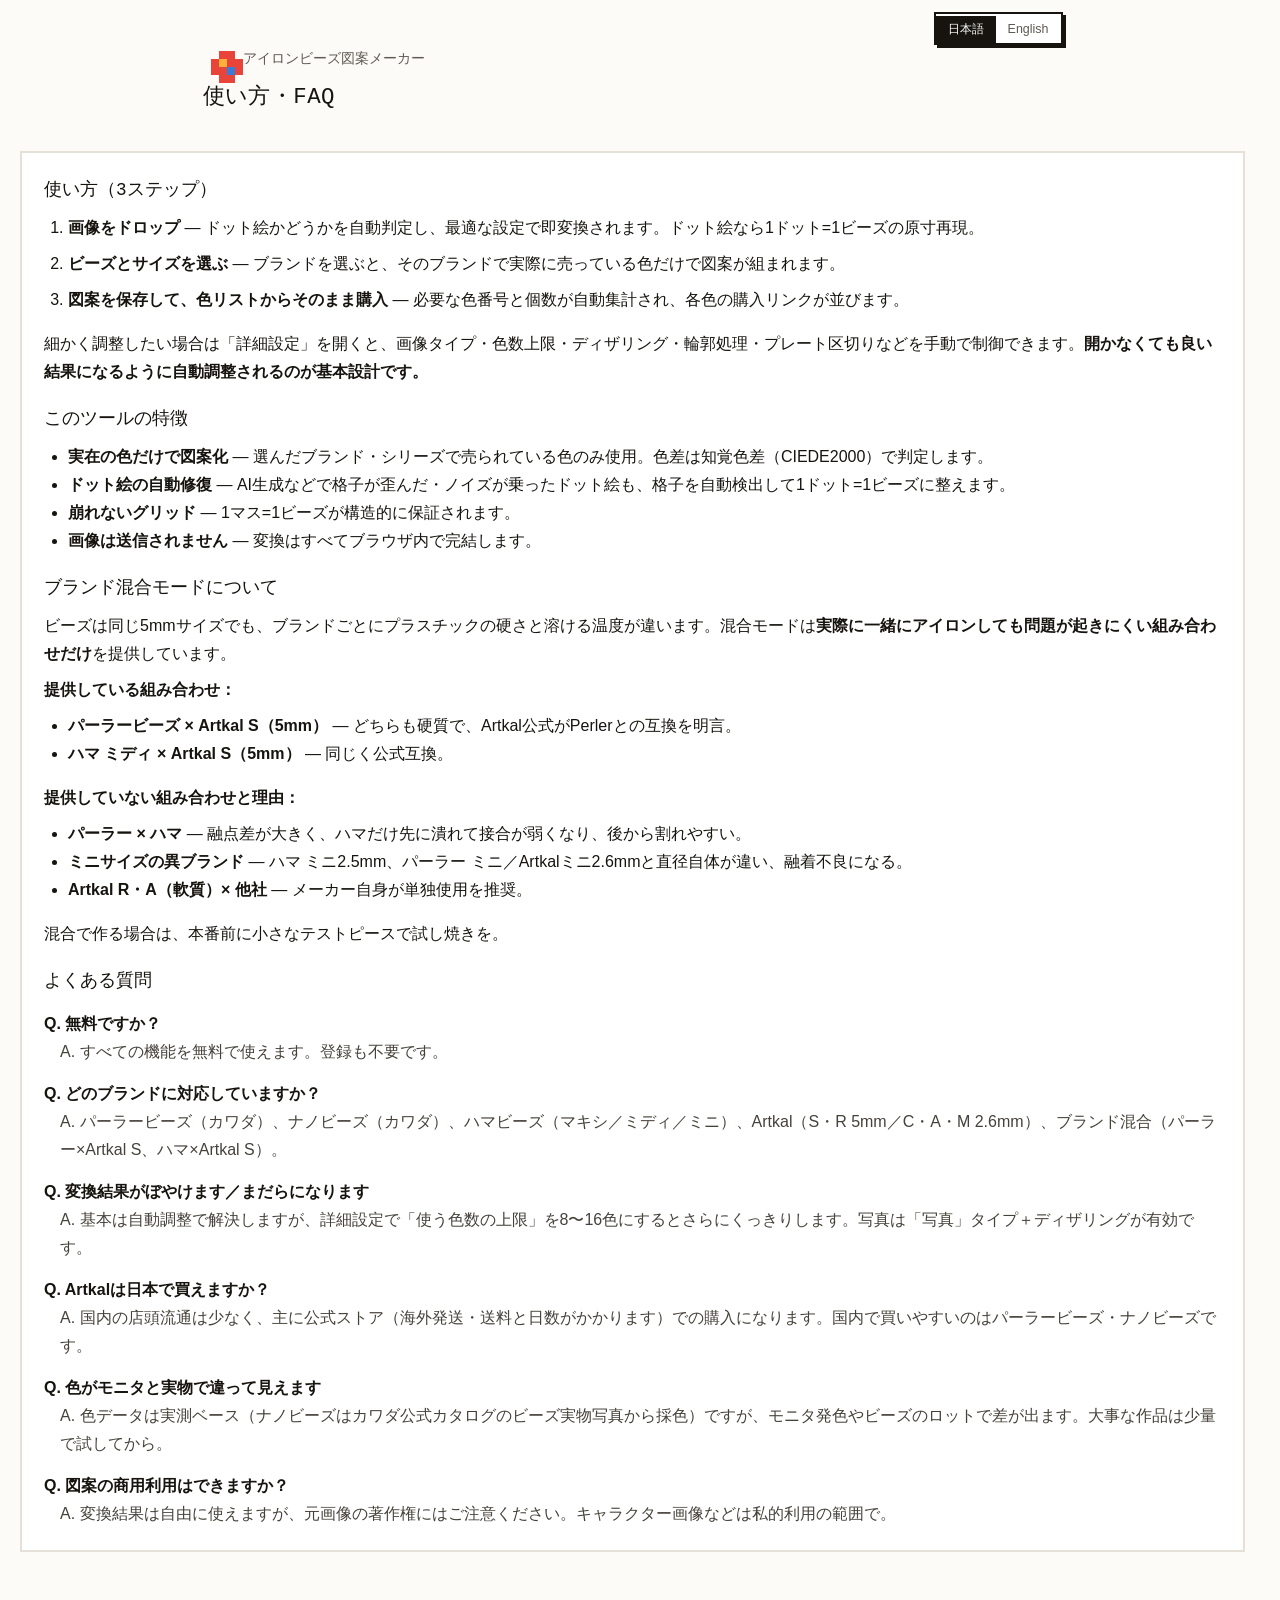
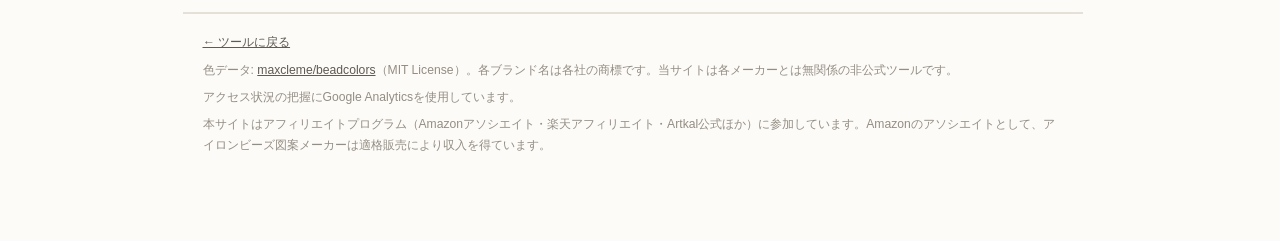
<file: guide.html>
<!DOCTYPE html>
<html lang="ja" data-lang="ja">
<head>
<meta charset="UTF-8">
<!-- Google tag (gtag.js) -->
<script async src="https://www.googletagmanager.com/gtag/js?id=G-L8L3LJ2P45"></script>
<script>
  window.dataLayer = window.dataLayer || [];
  function gtag(){dataLayer.push(arguments);}
  gtag('js', new Date());
  gtag('config', 'G-L8L3LJ2P45');
</script>
<meta name="viewport" content="width=device-width, initial-scale=1.0">
<title>使い方・FAQ｜アイロンビーズ図案メーカー</title>
<meta name="description" content="アイロンビーズ図案メーカーの使い方、ブランド混合の注意点、よくある質問。パーラービーズ・ハマビーズ・Artkal・ナノビーズ対応の無料図案変換ツール。">
<link rel="canonical" href="https://zerobuildone.github.io/beads-pattern-maker/guide.html">
<link rel="alternate" hreflang="ja" href="https://zerobuildone.github.io/beads-pattern-maker/guide.html">
<link rel="alternate" hreflang="en" href="https://zerobuildone.github.io/beads-pattern-maker/en/guide.html">
<link rel="alternate" hreflang="x-default" href="https://zerobuildone.github.io/beads-pattern-maker/en/guide.html">
<meta property="og:title" content="使い方・FAQ｜アイロンビーズ図案メーカー">
<meta property="og:type" content="article">
<meta property="og:url" content="https://zerobuildone.github.io/beads-pattern-maker/guide.html">
<meta property="og:image" content="https://zerobuildone.github.io/beads-pattern-maker/ogp.png">
<meta name="twitter:card" content="summary_large_image">
<meta name="theme-color" content="#fcfbf8">
<link rel="icon" href="favicon.ico" sizes="32x32">
<link rel="icon" type="image/png" href="favicon.png">
<link rel="apple-touch-icon" href="apple-touch-icon.png">
<script type="application/ld+json">
{
 "@context": "https://schema.org",
 "@type": "FAQPage",
 "mainEntity": [
  {"@type": "Question", "name": "アイロンビーズ図案メーカーは無料ですか？",
   "acceptedAnswer": {"@type": "Answer", "text": "すべての機能を無料で使えます。登録も不要です。"}},
  {"@type": "Question", "name": "どのブランドのアイロンビーズに対応していますか？",
   "acceptedAnswer": {"@type": "Answer", "text": "パーラービーズ（カワダ）、ナノビーズ（カワダ）、ハマビーズ（ミディ／ミニ）、Artkal（S・R 5mm／C・A・M 2.6mm）、およびブランド混合（パーラー×Artkal S、ハマ×Artkal S）に対応しています。"}},
  {"@type": "Question", "name": "元からドット絵の画像をそのまま図案にできますか？",
   "acceptedAnswer": {"@type": "Answer", "text": "画像を読み込むと自動でドット絵かどうかを判定し、元絵のドット数を解析して1ドット=1ビーズで原寸再現します。高解像度で保存されたドット絵やAI生成で格子が崩れた画像の補正にも対応しています。"}},
  {"@type": "Question", "name": "違うブランドのビーズを混ぜてアイロンできますか？",
   "acceptedAnswer": {"@type": "Answer", "text": "同じ5mmでもブランドによって溶ける温度が違うため組み合わせを選びます。パーラービーズ×Artkal S、ハマ ミディ×Artkal Sは公式に互換が明言されている安全な組み合わせで、本ツールの混合モードとして提供しています。"}},
  {"@type": "Question", "name": "画像はアップロードされますか？",
   "acceptedAnswer": {"@type": "Answer", "text": "されません。変換はすべてお使いのブラウザ内で完結し、画像がサーバーへ送信・保存されることはありません。"}}
 ]
}
</script>
<link rel="stylesheet" href="style.css?v=1784520482">
</head>
<body class="guide-page">

<header class="site-header">
  <div class="lang-switch">
    <button type="button" data-lang-btn="ja">日本語</button><button type="button" data-lang-btn="en">English</button>
  </div>
  <p class="brand-row"><a class="brand-link" href="./"><span class="pixel-logo" aria-hidden="true"></span><span class="lang-ja">アイロンビーズ図案メーカー</span><span class="lang-en">Fuse Bead Pattern Maker</span></a></p>
  <h1><span class="lang-ja">使い方・FAQ</span><span class="lang-en">Guide &amp; FAQ</span></h1>
</header>

<main>

  <section class="info-section lang-ja">
    <h2>使い方（3ステップ）</h2>
    <ol class="howto">
      <li><strong>画像をドロップ</strong> — ドット絵かどうかを自動判定し、最適な設定で即変換されます。ドット絵なら1ドット=1ビーズの原寸再現。</li>
      <li><strong>ビーズとサイズを選ぶ</strong> — ブランドを選ぶと、そのブランドで実際に売っている色だけで図案が組まれます。</li>
      <li><strong>図案を保存して、色リストからそのまま購入</strong> — 必要な色番号と個数が自動集計され、各色の購入リンクが並びます。</li>
    </ol>
    <p>細かく調整したい場合は「詳細設定」を開くと、画像タイプ・色数上限・ディザリング・輪郭処理・プレート区切りなどを手動で制御できます。<strong>開かなくても良い結果になるように自動調整されるのが基本設計です。</strong></p>

    <h2>このツールの特徴</h2>
    <ul>
      <li><strong>実在の色だけで図案化</strong> — 選んだブランド・シリーズで売られている色のみ使用。色差は知覚色差（CIEDE2000）で判定します。</li>
      <li><strong>ドット絵の自動修復</strong> — AI生成などで格子が歪んだ・ノイズが乗ったドット絵も、格子を自動検出して1ドット=1ビーズに整えます。</li>
      <li><strong>崩れないグリッド</strong> — 1マス=1ビーズが構造的に保証されます。</li>
      <li><strong>画像は送信されません</strong> — 変換はすべてブラウザ内で完結します。</li>
    </ul>

    <h2 id="mixing">ブランド混合モードについて</h2>
    <p>ビーズは同じ5mmサイズでも、ブランドごとにプラスチックの硬さと溶ける温度が違います。混合モードは<strong>実際に一緒にアイロンしても問題が起きにくい組み合わせだけ</strong>を提供しています。</p>
    <p><strong>提供している組み合わせ：</strong></p>
    <ul>
      <li><strong>パーラービーズ × Artkal S（5mm）</strong> — どちらも硬質で、Artkal公式がPerlerとの互換を明言。</li>
      <li><strong>ハマ ミディ × Artkal S（5mm）</strong> — 同じく公式互換。</li>
    </ul>
    <p><strong>提供していない組み合わせと理由：</strong></p>
    <ul>
      <li><strong>パーラー × ハマ</strong> — 融点差が大きく、ハマだけ先に潰れて接合が弱くなり、後から割れやすい。</li>
      <li><strong>ミニサイズの異ブランド</strong> — ハマ ミニ2.5mm、パーラー ミニ／Artkalミニ2.6mmと直径自体が違い、融着不良になる。</li>
      <li><strong>Artkal R・A（軟質）× 他社</strong> — メーカー自身が単独使用を推奨。</li>
    </ul>
    <p>混合で作る場合は、本番前に小さなテストピースで試し焼きを。</p>

    <h2>よくある質問</h2>
    <dl class="faq">
      <dt>Q. 無料ですか？</dt>
      <dd>A. すべての機能を無料で使えます。登録も不要です。</dd>
      <dt>Q. どのブランドに対応していますか？</dt>
      <dd>A. パーラービーズ（カワダ）、ナノビーズ（カワダ）、ハマビーズ（マキシ／ミディ／ミニ）、Artkal（S・R 5mm／C・A・M 2.6mm）、ブランド混合（パーラー×Artkal S、ハマ×Artkal S）。</dd>
      <dt>Q. 変換結果がぼやけます／まだらになります</dt>
      <dd>A. 基本は自動調整で解決しますが、詳細設定で「使う色数の上限」を8〜16色にするとさらにくっきりします。写真は「写真」タイプ＋ディザリングが有効です。</dd>
      <dt>Q. Artkalは日本で買えますか？</dt>
      <dd>A. 国内の店頭流通は少なく、主に公式ストア（海外発送・送料と日数がかかります）での購入になります。国内で買いやすいのはパーラービーズ・ナノビーズです。</dd>
      <dt>Q. 色がモニタと実物で違って見えます</dt>
      <dd>A. 色データは実測ベース（ナノビーズはカワダ公式カタログのビーズ実物写真から採色）ですが、モニタ発色やビーズのロットで差が出ます。大事な作品は少量で試してから。</dd>
      <dt>Q. 図案の商用利用はできますか？</dt>
      <dd>A. 変換結果は自由に使えますが、元画像の著作権にはご注意ください。キャラクター画像などは私的利用の範囲で。</dd>
    </dl>
  </section>

  <section class="info-section lang-en">
    <h2>How to use (3 steps)</h2>
    <ol class="howto">
      <li><strong>Drop an image</strong> — pixel art is auto-detected and converted instantly with optimal settings, 1 dot = 1 bead.</li>
      <li><strong>Pick beads &amp; size</strong> — patterns use only colors actually sold by the brand you choose.</li>
      <li><strong>Save the pattern and buy beads</strong> — color codes and counts are tallied with purchase links per color.</li>
    </ol>
    <p>Open "Advanced settings" for manual control (image type, color limit, dithering, outlines, pegboard dividers). <strong>The default design goal is that you never need to.</strong></p>

    <h2 id="mixing-en">About brand mixing mode</h2>
    <p>Same-size beads differ in melting temperature between brands. Mixing mode only offers combinations that iron together safely:</p>
    <ul>
      <li><strong>Perler × Artkal S (5mm)</strong> — both hard beads, officially compatible.</li>
      <li><strong>Hama midi × Artkal S (5mm)</strong> — officially compatible.</li>
    </ul>
    <p><strong>Not offered:</strong> Perler × Hama (melting mismatch → weak joints), cross-brand minis (2.5mm vs 2.6mm diameter mismatch), Artkal soft series with anything (maker recommends solo use). Always iron a small test piece first.</p>

    <h2>FAQ</h2>
    <dl class="faq">
      <dt>Q. Is it free?</dt>
      <dd>A. Yes, completely free, no registration.</dd>
      <dt>Q. Supported brands?</dt>
      <dd>A. Perler (Kawada), Nanobeads (Kawada), Hama (maxi/midi/mini), Artkal (S/R 5mm, C/A/M 2.6mm), plus safe mixed palettes.</dd>
      <dt>Q. Results look muddy?</dt>
      <dd>A. Auto settings handle most cases; in Advanced, limit colors to 8–16 for crisper results. For photos use Photo type + dithering.</dd>
      <dt>Q. Do colors match real beads?</dt>
      <dd>A. Data is based on measured values; monitors and bead lots vary. Nanobeads colors are approximated from product photos.</dd>
      <dt>Q. Where can I buy the beads?</dt>
      <dd>A. Perler and Hama are easy to find on Amazon and in craft stores. Artkal ships worldwide from its official store. The purchase links next to each color in the pattern take you straight to the right search.</dd>
      <dt>Q. Can I use the patterns commercially?</dt>
      <dd>A. The converted pattern is yours to use freely — just mind the copyright of the source image. Keep character art for personal use.</dd>
    </dl>
  </section>

</main>

<footer class="site-footer">
  <div class="lang-ja">
    <p><a href="./">← ツールに戻る</a></p>
    <p>色データ: <a href="https://github.com/maxcleme/beadcolors" target="_blank" rel="noopener">maxcleme/beadcolors</a>（MIT License）。各ブランド名は各社の商標です。当サイトは各メーカーとは無関係の非公式ツールです。</p>
    <p>アクセス状況の把握にGoogle Analyticsを使用しています。</p>
    <p>本サイトはアフィリエイトプログラム（Amazonアソシエイト・楽天アフィリエイト・Artkal公式ほか）に参加しています。Amazonのアソシエイトとして、アイロンビーズ図案メーカーは適格販売により収入を得ています。</p>
  </div>
  <div class="lang-en">
    <p><a href="./">← Back to the tool</a></p>
    <p>Color data: <a href="https://github.com/maxcleme/beadcolors" target="_blank" rel="noopener">maxcleme/beadcolors</a> (MIT). All brand names are trademarks of their owners. Unofficial tool.</p>
    <p>This site participates in affiliate programs; purchase links may earn us a commission. As an Amazon Associate, we earn from qualifying purchases.</p>
  </div>
</footer>


<script>
(function () {
  /* このページは常に日本語表示。英語利用者（English選択済み、または初回訪問の
   * 非日本語ブラウザ）は英語版 en/guide.html へ。botは対象外（日本語のままクロールさせる） */
  try {
    var isBot = /bot|crawl|spider|slurp|headless|lighthouse|prerender/i.test(navigator.userAgent);
    var pref = localStorage.getItem("beads_lang");
    if (!isBot && (pref === "en" ||
        (!pref && (navigator.language || "ja").toLowerCase().indexOf("ja") !== 0))) {
      location.replace("en/guide.html");
      return;
    }
  } catch (e) { /* no-op */ }
  document.querySelectorAll("[data-lang-btn]").forEach(function (b) {
    b.classList.toggle("active", b.dataset.langBtn === "ja");
    b.addEventListener("click", function () {
      try { localStorage.setItem("beads_lang", b.dataset.langBtn); } catch (e) { /* no-op */ }
      if (b.dataset.langBtn === "en") location.href = "en/guide.html";
    });
  });
})();
</script>
</body>
</html>
</file>
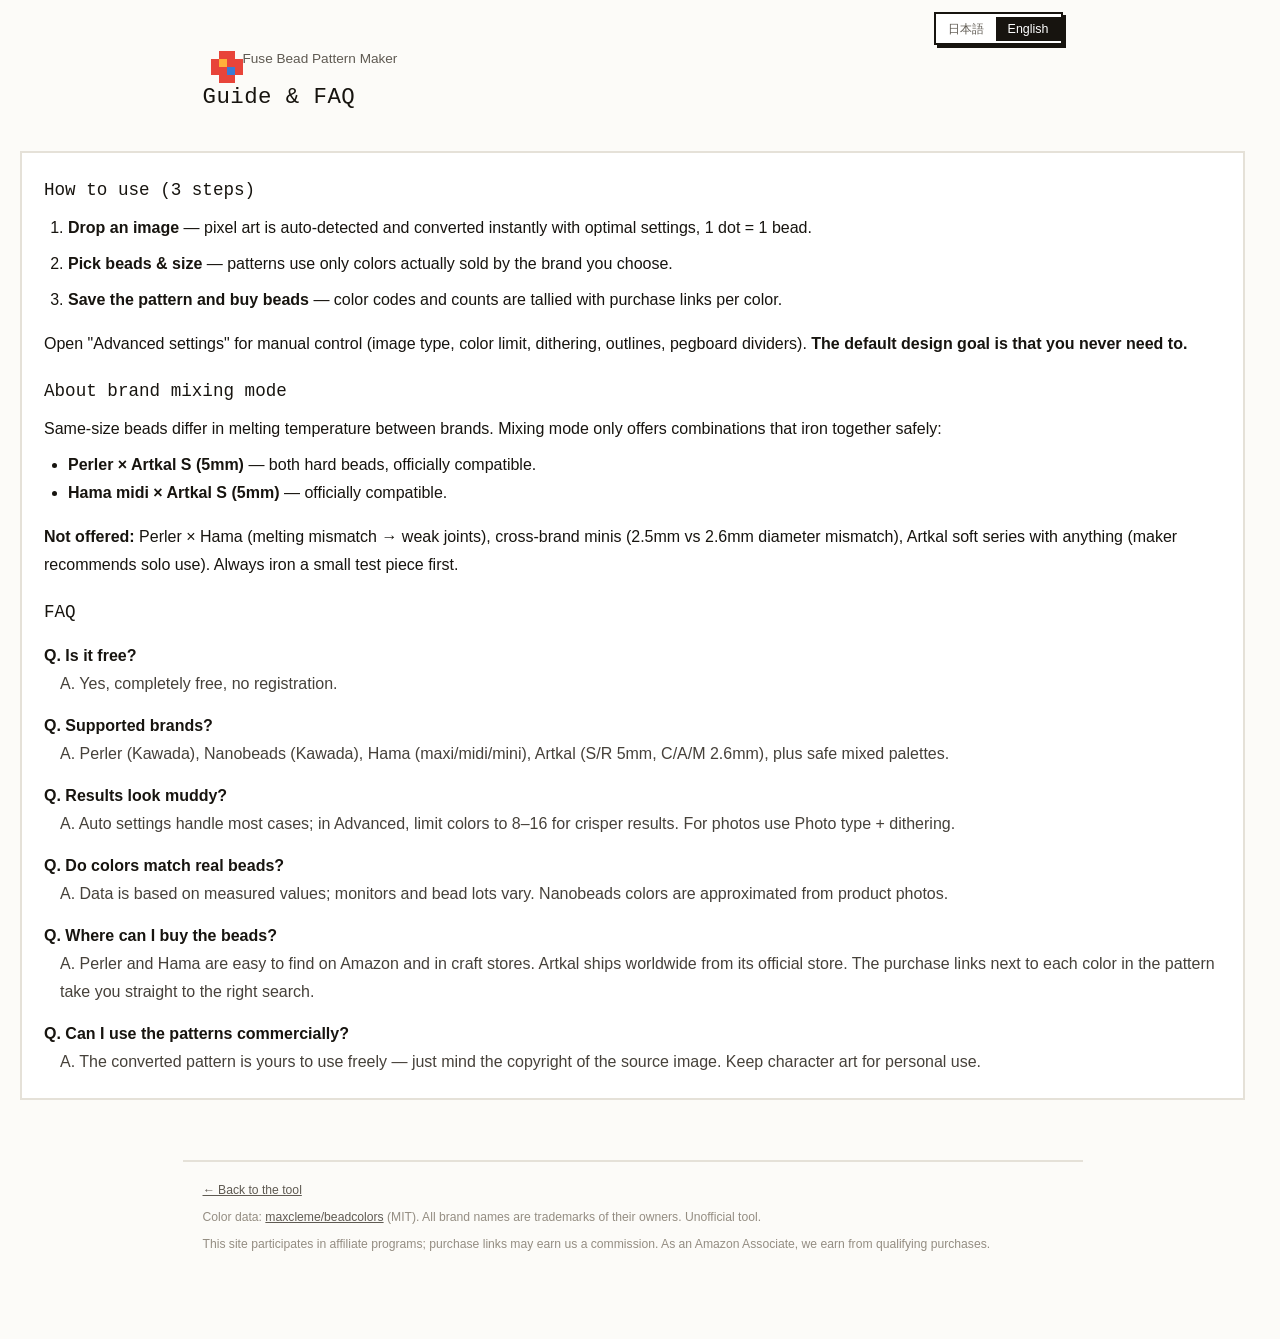
<file: en/guide.html>
<!DOCTYPE html>
<html lang="en" data-lang="en">
<head>
<meta charset="UTF-8">
<!-- Google tag (gtag.js) -->
<script async src="https://www.googletagmanager.com/gtag/js?id=G-L8L3LJ2P45"></script>
<script>
  window.dataLayer = window.dataLayer || [];
  function gtag(){dataLayer.push(arguments);}
  gtag('js', new Date());
  gtag('config', 'G-L8L3LJ2P45');
</script>
<meta name="viewport" content="width=device-width, initial-scale=1.0">
<title>Guide &amp; FAQ | Fuse Bead Pattern Maker</title>
<meta name="description" content="How to use Fuse Bead Pattern Maker, brand-mixing safety notes and FAQ. Free pattern converter for Perler, Hama, Artkal and Nanobeads.">
<link rel="canonical" href="https://zerobuildone.github.io/beads-pattern-maker/en/guide.html">
<link rel="alternate" hreflang="ja" href="https://zerobuildone.github.io/beads-pattern-maker/guide.html">
<link rel="alternate" hreflang="en" href="https://zerobuildone.github.io/beads-pattern-maker/en/guide.html">
<link rel="alternate" hreflang="x-default" href="https://zerobuildone.github.io/beads-pattern-maker/en/guide.html">
<meta property="og:title" content="Guide &amp; FAQ | Fuse Bead Pattern Maker">
<meta property="og:type" content="article">
<meta property="og:url" content="https://zerobuildone.github.io/beads-pattern-maker/en/guide.html">
<meta property="og:image" content="https://zerobuildone.github.io/beads-pattern-maker/ogp.png">
<meta name="twitter:card" content="summary_large_image">
<meta name="theme-color" content="#fcfbf8">
<link rel="icon" href="../favicon.ico" sizes="32x32">
<link rel="icon" type="image/png" href="../favicon.png">
<link rel="apple-touch-icon" href="../apple-touch-icon.png">
<script type="application/ld+json">
{
 "@context": "https://schema.org",
 "@type": "FAQPage",
 "mainEntity": [
  {"@type": "Question", "name": "Is Fuse Bead Pattern Maker free?",
   "acceptedAnswer": {"@type": "Answer", "text": "Yes — every feature is free and no registration is required."}},
  {"@type": "Question", "name": "Which fuse bead brands are supported?",
   "acceptedAnswer": {"@type": "Answer", "text": "Perler (Kawada), Nanobeads (Kawada), Hama (midi/mini), Artkal (S/R 5mm and C/A/M 2.6mm), plus officially compatible mixed palettes (Perler × Artkal S, Hama × Artkal S)."}},
  {"@type": "Question", "name": "Can it convert existing pixel art dot-for-dot?",
   "acceptedAnswer": {"@type": "Answer", "text": "Yes. The tool auto-detects pixel art, analyzes the original grid and reproduces it at one pixel = one bead — including upscaled or AI-generated pixel art with a distorted grid."}},
  {"@type": "Question", "name": "Can I mix beads from different brands?",
   "acceptedAnswer": {"@type": "Answer", "text": "Only some combinations iron together safely because melting temperatures differ. Perler × Artkal S and Hama midi × Artkal S are officially compatible and offered as mixing modes in this tool."}},
  {"@type": "Question", "name": "Are my images uploaded?",
   "acceptedAnswer": {"@type": "Answer", "text": "No. Conversion happens entirely in your browser; images are never sent to or stored on a server."}}
 ]
}
</script>
<link rel="stylesheet" href="../style.css?v=1784520482">
</head>
<body class="guide-page">

<header class="site-header">
  <div class="lang-switch">
    <button type="button" data-lang-btn="ja">日本語</button><button type="button" data-lang-btn="en">English</button>
  </div>
  <p class="brand-row"><a class="brand-link" href="./"><span class="pixel-logo" aria-hidden="true"></span><span class="lang-en">Fuse Bead Pattern Maker</span></a></p>
  <h1><span class="lang-en">Guide &amp; FAQ</span></h1>
</header>

<main>

  
  <section class="info-section lang-en">
    <h2>How to use (3 steps)</h2>
    <ol class="howto">
      <li><strong>Drop an image</strong> — pixel art is auto-detected and converted instantly with optimal settings, 1 dot = 1 bead.</li>
      <li><strong>Pick beads &amp; size</strong> — patterns use only colors actually sold by the brand you choose.</li>
      <li><strong>Save the pattern and buy beads</strong> — color codes and counts are tallied with purchase links per color.</li>
    </ol>
    <p>Open "Advanced settings" for manual control (image type, color limit, dithering, outlines, pegboard dividers). <strong>The default design goal is that you never need to.</strong></p>

    <h2 id="mixing-en">About brand mixing mode</h2>
    <p>Same-size beads differ in melting temperature between brands. Mixing mode only offers combinations that iron together safely:</p>
    <ul>
      <li><strong>Perler × Artkal S (5mm)</strong> — both hard beads, officially compatible.</li>
      <li><strong>Hama midi × Artkal S (5mm)</strong> — officially compatible.</li>
    </ul>
    <p><strong>Not offered:</strong> Perler × Hama (melting mismatch → weak joints), cross-brand minis (2.5mm vs 2.6mm diameter mismatch), Artkal soft series with anything (maker recommends solo use). Always iron a small test piece first.</p>

    <h2>FAQ</h2>
    <dl class="faq">
      <dt>Q. Is it free?</dt>
      <dd>A. Yes, completely free, no registration.</dd>
      <dt>Q. Supported brands?</dt>
      <dd>A. Perler (Kawada), Nanobeads (Kawada), Hama (maxi/midi/mini), Artkal (S/R 5mm, C/A/M 2.6mm), plus safe mixed palettes.</dd>
      <dt>Q. Results look muddy?</dt>
      <dd>A. Auto settings handle most cases; in Advanced, limit colors to 8–16 for crisper results. For photos use Photo type + dithering.</dd>
      <dt>Q. Do colors match real beads?</dt>
      <dd>A. Data is based on measured values; monitors and bead lots vary. Nanobeads colors are approximated from product photos.</dd>
      <dt>Q. Where can I buy the beads?</dt>
      <dd>A. Perler and Hama are easy to find on Amazon and in craft stores. Artkal ships worldwide from its official store. The purchase links next to each color in the pattern take you straight to the right search.</dd>
      <dt>Q. Can I use the patterns commercially?</dt>
      <dd>A. The converted pattern is yours to use freely — just mind the copyright of the source image. Keep character art for personal use.</dd>
    </dl>
  </section>

</main>

<footer class="site-footer">
    <div class="lang-en">
    <p><a href="./">← Back to the tool</a></p>
    <p>Color data: <a href="https://github.com/maxcleme/beadcolors" target="_blank" rel="noopener">maxcleme/beadcolors</a> (MIT). All brand names are trademarks of their owners. Unofficial tool.</p>
    <p>This site participates in affiliate programs; purchase links may earn us a commission. As an Amazon Associate, we earn from qualifying purchases.</p>
  </div>
</footer>


<script>
(function () {
  /* English-only page. Japanese users (日本語 selected, or first visit from a
   * Japanese browser) go to the Japanese guide. Bots are excluded. */
  try {
    var isBot = /bot|crawl|spider|slurp|headless|lighthouse|prerender/i.test(navigator.userAgent);
    var pref = localStorage.getItem("beads_lang");
    if (!isBot && (pref === "ja" ||
        (!pref && (navigator.language || "").toLowerCase().indexOf("ja") === 0))) {
      location.replace("../guide.html");
      return;
    }
  } catch (e) { /* no-op */ }
  document.querySelectorAll("[data-lang-btn]").forEach(function (b) {
    b.classList.toggle("active", b.dataset.langBtn === "en");
    b.addEventListener("click", function () {
      try { localStorage.setItem("beads_lang", b.dataset.langBtn); } catch (e) { /* no-op */ }
      if (b.dataset.langBtn === "ja") location.href = "../guide.html";
    });
  });
})();
</script>
</body>
</html>
</file>
<file: style.css>
* { box-sizing: border-box; margin: 0; padding: 0; }

:root {
  --bg: #fcfbf8;
  --ink: #17140f;
  --ink-sub: #5f5a52;
  --ink-faint: #948d82;
  --line: #17140f;
  --line-soft: #e5e1d8;
  --accent: #e8443a;
  --accent-soft: #ffece9;
  --ok-bg: #e8f6e8;
  --ok-ink: #22662f;
  --warn-bg: #fff6db;
  --warn-ink: #7c6410;
  --shadow: 3px 3px 0 var(--ink);
}

/* hidden属性は常にdisplay指定より優先する（display:flex等がUAのhiddenに勝ってしまう罠の全面対策） */
[hidden] { display: none !important; }

html {
  scroll-behavior: smooth;
  /* スクロールバーの出現で横幅が変わり、クリック直前にボタンが動くのを防ぐ
     （常にスクロールバー領域を確保してレイアウトシフトをゼロにする） */
  overflow-y: scroll;
  scrollbar-gutter: stable;
}

body {
  font-family: "Hiragino Kaku Gothic ProN", "Yu Gothic", "Meiryo", sans-serif;
  background: var(--bg);
  color: var(--ink);
  line-height: 1.75;
}

h1, h2, h3, .step-num, .btn-main, .tb-label {
  font-family: "DotGothic16", "Hiragino Kaku Gothic ProN", monospace;
  font-weight: normal;
}

/* ---------- ヘッダー ---------- */

.site-header {
  position: relative;
  max-width: 900px;
  margin: 0 auto;
  padding: 44px 20px 8px;
}
.site-header h1 {
  font-size: 1.7rem;
  letter-spacing: .02em;
  display: flex;
  align-items: center;
  gap: 14px;
}
.tagline { color: var(--ink-sub); margin-top: 8px; font-size: .95rem; }
.header-nav {
  display: flex; align-items: baseline; gap: 18px; flex-wrap: wrap;
  margin-top: 10px;
}
.header-nav a { color: var(--ink); font-size: .85rem; }
.pr-note { font-size: .72rem; color: var(--ink-faint); }

/* CSSピクセルアートのビーズロゴ（8x8） */
.pixel-logo {
  display: inline-block;
  width: 8px; height: 8px;
  flex-shrink: 0;
  transform: translateY(-12px);
  box-shadow:
    16px 8px 0 var(--accent), 24px 8px 0 var(--accent),
    8px 16px 0 var(--accent), 16px 16px 0 #ffb03a, 24px 16px 0 var(--accent), 32px 16px 0 var(--accent),
    8px 24px 0 var(--accent), 16px 24px 0 var(--accent), 24px 24px 0 #3a7bd5, 32px 24px 0 var(--accent),
    16px 32px 0 var(--accent), 24px 32px 0 var(--accent);
  margin-right: 32px;
}

/* 言語切替 */
.lang-switch {
  position: absolute; top: 12px; right: 20px;
  border: 2px solid var(--ink);
  background: #fff;
  box-shadow: var(--shadow);
}
.lang-switch button {
  border: none; background: none; cursor: pointer;
  padding: 5px 12px; font-size: .78rem; color: var(--ink-sub);
}
.lang-switch button.active { background: var(--ink); color: #fff; }

html[data-lang="ja"] .lang-en { display: none; }
html[data-lang="en"] .lang-ja { display: none; }

/* ---------- 本文レイアウト ---------- */

main { max-width: 900px; margin: 0 auto; padding: 8px 20px; }

/* PC: 3カラム（左=設定 / 中央=図案 / 右=ビーズ一覧）。
   ビーズ一覧は独立した列なので、図案が固定表示でも隠れない */
@media (min-width: 1040px) {
  main { max-width: 1680px; }
  .workspace {
    display: grid;
    /* fr比率ベース＝列幅が「中身の量」に依存しない。
       変換完了・詳細設定の開閉・ビーズ一覧の増減で列やボタンが動かないように */
    grid-template-columns: minmax(300px, 0.8fr) minmax(340px, 1.3fr) minmax(340px, 0.95fr);
    gap: 22px;
    align-items: start;
  }
  .col-left { grid-column: 1; grid-row: 1 / span 4; min-width: 0; }
  .col-left .step { overflow-x: hidden; } /* サイドバーから絶対にはみ出させない */
  .workspace > * { min-width: 0; }
  #pattern-pane, #legend-section { min-width: 0; }
  /* step-resultの子要素（見出し・図案・保存ボタン・ビーズ一覧）を直接グリッドに参加させる */
  .col-right, #step-result { display: contents; }
  #step-result[hidden] { display: none; }
  #step-result > h2 { grid-column: 2; }
  #step-result > .dl-row { grid-column: 2; }
  #legend-section { grid-column: 3; grid-row: 1 / span 4; }

  /* 図案パネル: 中央列の中でstickyに（ズームしすぎて収まらないときはJSが解除） */
  #pattern-pane {
    grid-column: 2;
    position: sticky;
    top: 8px;
    z-index: 20;
    background: var(--bg);
    padding-top: 6px;
    padding-bottom: 6px;
  }
  #pattern-pane.pane-overflow { position: static; }

  /* ビーズ一覧の購入ボタンは列幅に応じて折り返す（内部横スクロールを作らない） */
  /* 購入ボタンは列幅に応じて折り返す（⇄列の追加でtd:last-child指定がズレたため明示指定） */
  #legend-table td.td-buy { white-space: normal; }
  #legend-table td.td-swap { padding-left: 4px; padding-right: 6px; }
  .buy-link { margin-bottom: 4px; }
}

/* ビーズ一覧のスリム化:
   記号列は「色記号」表示中のみ / 色番号列はスマホでは非表示 */
#legend-table .col-sym { display: none; }
body.symbols-on #legend-table .col-sym { display: table-cell; }
@media (max-width: 1039px) {
  #legend-table .col-code { display: none; }
}

/* ---------- スマホ: 左右ドロワー方式 ----------
   図案が主役。左端スワイプ/⚙ボタン=設定、右端スワイプ/ビーズボタン=ビーズ一覧 */

.drawer-close { display: none; }
#mobile-bar { display: none; }
#drawer-scrim { position: fixed; inset: 0; background: rgba(23, 20, 15, .5); z-index: 70; }

@media (max-width: 1039px) {
  .step-num { display: none; }
  .auto-note { margin-left: 0; }
  body { padding-bottom: 64px; } /* ボトムバーの高さ分 */
  .workspace { display: block; }

  /* 変換後はサイトヘッダーを隠して図案を最上部に
     （使い方・FAQへのリンクはページ下部のフッターに残っている） */
  body.has-result .site-header { display: none; }
  body.has-result main { padding-top: 4px; }

  /* 設定=左ドロワー / ビーズ一覧=右ドロワー */
  #step-settings, #legend-section {
    position: fixed;
    top: 0; bottom: 0;
    width: min(88vw, 400px);
    margin: 0;
    z-index: 80;
    overflow-y: auto;
    -webkit-overflow-scrolling: touch;
    background: var(--bg);
    transition: transform .22s ease;
    padding: 14px 14px 48px;
  }
  #step-settings { left: 0; transform: translateX(-105%); border-right: 2px solid var(--ink); border-top: none; border-bottom: none; }
  /* ドロワー内は必ず1カラム・横スクロール禁止 */
  #step-settings { overflow-x: hidden; }
  #step-settings .simple-grid { grid-template-columns: 1fr; }
  #step-settings .seg { display: flex; width: 100%; box-shadow: 2px 2px 0 var(--ink); }
  #step-settings .seg label { flex: 1; }
  #step-settings .seg span { display: block; text-align: center; padding: 10px 4px; }
  #step-settings .field, #step-settings .field-wide { max-width: 100%; }
  #step-settings select { width: 100%; }
  /* 変換後にドロワーへ移った「画像を選ぶ」はコンパクトに */
  #step-settings #step-upload { margin: 6px 0 14px; }
  #step-settings #step-upload #dropzone { padding: 22px 12px; }
  #step-settings #src-preview { max-width: 100px; max-height: 100px; }

  /* ビーズ一覧: スマホではカード型2行レイアウト
     1行目 = 色・色名・個数 / 2行目 = 購入ボタン（全幅なので絶対に見切れない） */
  #legend-section { overflow-x: hidden; }
  #legend-wrap { overflow-x: hidden; border: none; }
  #legend-table thead { display: none; }
  #legend-table, #legend-table tbody { display: block; width: 100%; }
  #legend-table tr {
    display: grid;
    grid-template-columns: 30px 1fr auto auto;
    grid-template-areas:
      "sw name count swap"
      "sw buy  buy  buy";
    gap: 4px 10px;
    align-items: center;
    padding: 9px 2px;
    border-bottom: 1px solid var(--line-soft);
  }
  #legend-table td { display: block; border: none; padding: 0; white-space: normal; }
  #legend-table td.td-sw { grid-area: sw; }
  #legend-table td.td-name { grid-area: name; font-weight: bold; }
  #legend-table td.td-count { grid-area: count; color: var(--ink-sub); }
  #legend-table td.td-buy { grid-area: buy; }
  #legend-table td.td-swap { grid-area: swap; }
  /* 置き換え候補の行はカード型グリッドにしない */
  #legend-table tr.lg-alt { display: block; padding: 0 0 9px; }
  .lg-alt-btn { min-height: 38px; }
  /* 記号・色番号・ブランド列はスマホでは出さない（購入は直リンク主体のため不要） */
  #legend-table td.col-sym, #legend-table td.col-code, #legend-table td.col-brand { display: none !important; }
  .buy-link { margin: 2px 6px 2px 0; padding: 6px 14px; }
  #legend-section { right: 0; transform: translateX(105%); border-left: 2px solid var(--ink); }
  #step-settings.drawer-open, #legend-section.drawer-open {
    transform: translateX(0);
    box-shadow: 0 0 30px rgba(0, 0, 0, .35);
  }
  body.drawer-active { overflow: hidden; }

  /* 閉じるボタンはドロワー内でスクロールしても右上に貼り付く */
  .drawer-close {
    display: block;
    position: sticky;
    top: 6px;
    z-index: 10;
    margin-left: auto;
    border: 2px solid var(--ink);
    background: #fff;
    width: 40px; height: 40px;
    font-size: 1.05rem;
    cursor: pointer;
    box-shadow: 2px 2px 0 var(--ink);
  }

  /* ボトムバー */
  #mobile-bar {
    display: flex;
    position: fixed;
    left: 0; right: 0; bottom: 0;
    z-index: 60;
    background: #fff;
    border-top: 2px solid var(--ink);
    padding-bottom: env(safe-area-inset-bottom, 0);
  }
  #mobile-bar button {
    flex: 1;
    padding: 14px 6px;
    background: none;
    border: none;
    border-right: 2px solid var(--line-soft);
    font-size: .95rem;
    font-family: "DotGothic16", "Hiragino Kaku Gothic ProN", sans-serif;
    color: var(--ink);
    cursor: pointer;
  }
  #mobile-bar button:last-child { border-right: none; }
  #btn-drawer-beads { color: var(--ink-faint); }
  body.has-result #btn-drawer-beads { color: var(--ink); }
  #mini-preview { bottom: 76px; }
}

/* スマホ用ミニプレビュー（図案が画面外のときだけ表示） */
#mini-preview {
  position: fixed;
  right: 14px;
  bottom: 14px;
  z-index: 50;
  padding: 5px;
  background: #fff;
  border: 2px solid var(--ink);
  box-shadow: var(--shadow);
  cursor: pointer;
  line-height: 0;
}
#mini-preview:active { transform: translate(2px, 2px); box-shadow: none; }
#mini-canvas { display: block; image-rendering: pixelated; }

.step {
  margin: 26px 0;
}
.step h2 {
  font-size: 1.15rem;
  display: flex; align-items: center;
  margin-bottom: 12px;
}
.step h3 { font-size: 1.0rem; }
.step-num {
  display: inline-flex; align-items: center; justify-content: center;
  width: 28px; height: 28px; margin-right: 10px;
  background: var(--accent); color: #fff;
  font-size: 1rem;
  box-shadow: var(--shadow);
  flex-shrink: 0;
}
.auto-note { font-size: .8rem; color: var(--ink-faint); margin: -6px 0 12px 38px; }

/* ---------- STEP1 ---------- */

#dropzone {
  border: 3px dashed var(--ink);
  background:
    repeating-linear-gradient(0deg, transparent 0 15px, rgba(23,20,15,.03) 15px 16px),
    repeating-linear-gradient(90deg, transparent 0 15px, rgba(23,20,15,.03) 15px 16px),
    #fff;
  padding: 48px 20px;
  text-align: center;
  cursor: pointer;
  transition: background-color .15s;
}
#dropzone:hover, #dropzone.dragover { background-color: var(--accent-soft); border-color: var(--accent); }
.dz-main { font-weight: bold; font-size: 1.1rem; font-family: "DotGothic16", sans-serif; }
.dz-sub { color: var(--ink-sub); font-size: .88rem; margin-top: 6px; }
.dz-privacy { color: #3f7a4d; font-size: .8rem; margin-top: 14px; }

#src-preview-wrap { margin-top: 12px; display: flex; align-items: flex-start; gap: 14px; }
#src-preview {
  max-width: 200px; max-height: 200px;
  border: 2px solid var(--ink);
  box-shadow: var(--shadow);
  image-rendering: pixelated;
}

.banner {
  display: flex; align-items: center; gap: 10px; flex-wrap: wrap;
  margin-top: 14px;
  padding: 10px 14px;
  font-size: .88rem;
  background: #f1efe9;
  border: 2px solid var(--line-soft);
}
.banner.ok { background: var(--ok-bg); border-color: var(--ok-ink); color: var(--ok-ink); }
.banner.warn { background: var(--warn-bg); border-color: var(--warn-ink); color: var(--warn-ink); }
.banner .btn-sub { margin-left: auto; flex-shrink: 0; }

/* ---------- STEP2 ---------- */

/* 設定は常に1カラム（サイドバー幅に必ず収める） */
.simple-grid {
  display: grid;
  grid-template-columns: 1fr;
  gap: 14px;
  align-items: start;
}

.field { display: flex; flex-direction: column; gap: 5px; font-size: .92rem; }
.field-wide { max-width: 560px; }
.field-num { width: 120px; }
.field-label { color: var(--ink-sub); font-size: .8rem; }
.field-help { color: var(--ink-faint); font-size: .78rem; line-height: 1.5; }
.field select, .field input[type="number"] {
  padding: 10px;
  border: 2px solid var(--ink);
  border-radius: 0;
  font-size: .95rem;
  background: #fff;
  max-width: 100%;
}
.field select { width: 100%; }
.field select:focus, .field input:focus { outline: 2px solid var(--accent); outline-offset: 1px; }
.field-check { display: flex; align-items: center; gap: 7px; font-size: .9rem; cursor: pointer; }
.field-check input { width: 16px; height: 16px; accent-color: var(--accent); }

/* ブランド変更時の手直し引き継ぎ通知 */
.carry-note {
  display: flex; align-items: center; gap: 8px; flex-wrap: wrap;
  border: 2px solid var(--ink); background: #fff7dc; box-shadow: var(--shadow);
  padding: 8px 10px; margin-bottom: 10px; font-size: .85rem;
}
.carry-note[hidden] { display: none; }

/* 手直しパネル: 手直しモードON中だけ表示（ツール類を1か所に集約） */
.edit-panel {
  display: none;
  border: 2px solid var(--ink);
  background: #fff;
  box-shadow: var(--shadow);
  padding: 10px 12px;
  margin: 10px 0 6px;
}
body.edit-on .edit-panel { display: block; }
.ep-row { display: flex; align-items: center; gap: 8px; flex-wrap: wrap; }
.ep-row + .ep-row { margin-top: 10px; }
.ep-size { display: inline-flex; align-items: center; gap: 4px; }
.ep-undo { margin-left: auto; }
.edit-panel .edit-hint { margin: 10px 0 0; }
@media (max-width: 700px) {
  .edit-panel .tool-btn { flex: 1 1 calc(25% - 8px); min-height: 40px; }
  .edit-panel .pen-size-btn, .edit-panel .btn-sub { min-height: 40px; }
  .ep-undo { margin-left: 0; flex: 1 1 auto; }
}

/* 全色パレット（手直しモード用・色相順に整列） */
.palette-pop {
  display: flex; flex-wrap: wrap; gap: 4px;
  border: 2px solid rgba(0,0,0,.25); background: #fafafa;
  padding: 8px; margin-top: 10px; max-height: 200px; overflow-y: auto;
}
.palette-pop[hidden] { display: none !important; }
.pp-sw {
  width: 28px; height: 28px; padding: 0; cursor: pointer;
  border: 1px solid rgba(0,0,0,.35); border-radius: 0;
}
.pp-sw.pen-active { outline: 3px solid var(--accent); outline-offset: 1px; }
@media (max-width: 700px) {
  .pp-sw { width: 34px; height: 34px; }
}

/* トリミングモーダル */
.crop-modal {
  position: fixed; inset: 0; z-index: 300;
  background: rgba(0,0,0,.55);
  display: flex; align-items: center; justify-content: center;
  padding: 16px;
}
.crop-box {
  background: var(--bg); border: 2px solid var(--ink); box-shadow: var(--shadow);
  padding: 14px 16px; max-width: 96vw;
}
.crop-box h3 { margin: 0 0 10px; }
.crop-stage { display: flex; justify-content: center; background: #ddd; }
#crop-canvas { touch-action: none; display: block; max-width: 100%; cursor: crosshair; }
.crop-hint { font-size: .78rem; color: var(--ink-faint); margin: 8px 0 10px; line-height: 1.5; }
.crop-actions { display: flex; gap: 8px; align-items: center; flex-wrap: wrap; }
.crop-spacer { flex: 1; }

/* しあがり: 見た目に直結する設定だけを常時表示するブロック */
.finish-block {
  display: flex; flex-direction: column; gap: 9px;
  border: 2px solid var(--ink); background: #fff;
  box-shadow: var(--shadow);
  padding: 12px 14px; margin: 14px 0 4px;
}
.finish-title { margin: 0 0 2px; font-size: .92rem; }
.finish-colors { display: flex; flex-direction: column; gap: 4px; }
.finish-colors input[type="range"] { width: 100%; }
.finish-block .outline-row { margin-left: 23px; }

/* 詳細設定内の「変換の品質」小グループ */
.quality-sub {
  display: flex; flex-direction: column; gap: 7px;
  margin-top: 12px; padding-top: 10px;
  border-top: 1px dashed rgba(0,0,0,.25);
}
.quality-title { font-size: .78rem; color: var(--ink-faint); }

/* 縁取り(アウトライン)の色選択行 */
.outline-row { display: flex; align-items: center; gap: 8px; font-size: .9rem; }
.outline-row[hidden] { display: none !important; } /* display:flexがhidden属性に勝ってしまう対策 */
.outline-row select { flex: 1; min-width: 0; max-width: 240px; }
.outline-swatch {
  width: 18px; height: 18px; flex: none;
  border: 2px solid var(--ink);
  background: #000;
}

.chip-row { font-size: .82rem; color: var(--ink-sub); display: flex; flex-wrap: wrap; gap: 6px; align-items: center; }
.chip {
  border: 2px solid var(--ink);
  background: #fff;
  border-radius: 0;
  padding: 5px 14px;
  cursor: pointer;
  font-size: .85rem;
  box-shadow: 2px 2px 0 var(--ink);
}
.chip:hover { background: var(--accent-soft); }
.chip:active { transform: translate(2px, 2px); box-shadow: none; }
.chip.active { background: var(--ink); color: #fff; }

/* 混合モードの注意 */
.mix-note {
  margin-top: 14px;
  padding: 12px 14px;
  background: var(--warn-bg);
  border: 2px solid var(--warn-ink);
  font-size: .84rem;
  line-height: 1.7;
}
.mix-note strong { color: var(--warn-ink); }
.mix-note a { color: inherit; }

/* 詳細設定の折りたたみ（気づけるボタンとして明示） */
.btn-adv {
  /* 1行目=矢印+タイトル、2行目=説明文の固定2行構造。
     幅の揺れで説明文の折り返し位置が変わっても、タイトルとボタンの高さが動かない */
  display: grid;
  grid-template-columns: auto 1fr;
  align-items: center;
  column-gap: 10px;
  row-gap: 2px;
  width: 100%;
  margin-top: 18px;
  padding: 11px 14px;
  background: #fff;
  border: 2px solid var(--ink);
  box-shadow: 2px 2px 0 var(--ink);
  cursor: pointer;
  text-align: left;
  font-size: .9rem;
}
.btn-adv .adv-hint { grid-column: 1 / -1; }
.btn-adv:hover { background: var(--accent-soft); }
.btn-adv:active { transform: translate(2px, 2px); box-shadow: none; }
.adv-title { font-weight: bold; white-space: nowrap; }
.adv-hint { color: var(--ink-faint); font-size: .76rem; line-height: 1.4; }
.adv-arrow { display: inline-block; transition: transform .15s; color: var(--accent); font-weight: bold; }
body.adv-open .adv-arrow { transform: rotate(90deg); }
.adv { display: none; }
body.adv-open .adv { display: block; }

/* 色数スライダー（図案ツールバー内） */
.tb-colors input[type="range"] {
  width: 130px;
  accent-color: var(--accent);
}
.colors-label {
  min-width: 4.5em;
  font-size: .85rem;
  font-weight: bold;
  color: var(--ink);
}

.group {
  border: 2px solid var(--line-soft);
  margin: 14px 0;
  background: #fff;
}
.group-title {
  font-size: .92rem;
  padding: 9px 16px;
  background: #f4f2ec;
  border-bottom: 2px solid var(--line-soft);
}
.group-body { padding: 14px 16px; }

.size-row { display: flex; align-items: flex-end; gap: 10px; flex-wrap: wrap; margin-bottom: 10px; }
.size-row .field-check { margin-bottom: 10px; margin-left: 8px; }
.size-x { font-size: 1.1rem; color: var(--ink-sub); padding-bottom: 10px; }

.opt-row { display: flex; flex-wrap: wrap; gap: 14px 26px; align-items: flex-end; margin-top: 12px; }

/* 画像タイプ切替 */
.seg { display: inline-flex; border: 2px solid var(--ink); background: #fff; width: fit-content; box-shadow: var(--shadow); }
.seg label { cursor: pointer; }
.seg input { position: absolute; opacity: 0; pointer-events: none; }
.seg span {
  display: inline-block;
  padding: 8px 22px;
  font-size: .92rem;
  color: var(--ink-sub);
  border-right: 2px solid var(--ink);
}
.seg label:last-child span { border-right: none; }
.seg input:checked + span { background: var(--accent); color: #fff; }
.seg label:hover input:not(:checked) + span { background: var(--accent-soft); }

/* モード連動の表示切替 */
.only-pixel, .only-illust, .only-photo { display: none; }
#step-settings[data-mode="pixel"] .only-pixel { display: inline-flex; }
#step-settings[data-mode="illust"] .only-illust { display: inline-flex; }
#step-settings[data-mode="photo"] .only-photo { display: inline-flex; }
#step-settings[data-mode="pixel"] span.only-pixel,
#step-settings[data-mode="illust"] span.only-illust,
#step-settings[data-mode="photo"] span.only-photo { display: block; }
/* ドット絵モード時はサイズ指定チップを隠す（原寸再現のため） */
#step-settings[data-mode="pixel"] #simple-size-chips { display: none; }

/* ---------- ボタン ---------- */

.btn-main {
  display: inline-block;
  background: var(--accent);
  color: #fff;
  border: 2px solid var(--ink);
  border-radius: 0;
  padding: 12px 28px;
  font-size: 1rem;
  cursor: pointer;
  box-shadow: var(--shadow);
}
.btn-main:hover:not(:disabled) { filter: brightness(1.08); }
.btn-main:active:not(:disabled) { transform: translate(3px, 3px); box-shadow: none; }
.btn-main:disabled { background: #cfc9bf; border-color: #a9a396; box-shadow: 3px 3px 0 #a9a396; cursor: not-allowed; }
.btn-sub {
  background: #fff;
  border: 2px solid var(--ink);
  border-radius: 0;
  padding: 7px 14px;
  cursor: pointer;
  font-size: .85rem;
  box-shadow: 2px 2px 0 var(--ink);
}
.btn-sub:hover:not(:disabled) { background: var(--accent-soft); }
.btn-sub:active:not(:disabled) { transform: translate(2px, 2px); box-shadow: none; }
.btn-sub:disabled { color: #b5aea3; border-color: #b5aea3; box-shadow: 2px 2px 0 #b5aea3; cursor: not-allowed; }

/* ---------- STEP3 ---------- */

.result-toolbar {
  display: flex; flex-wrap: wrap; gap: 10px 28px;
  align-items: center;
  padding: 10px 14px;
  background: #fff;
  border: 2px solid var(--line-soft);
  font-size: .88rem;
  margin-bottom: 6px;
}
.tb-group { display: flex; align-items: center; gap: 12px; flex-wrap: wrap; }
.tb-group label { display: flex; align-items: center; gap: 6px; }
.tb-label {
  font-size: .8rem; color: var(--ink-faint);
  border-right: 2px solid var(--line-soft); padding-right: 12px;
}
.edit-hint { color: var(--ink-faint); font-size: .78rem; margin: 4px 0 10px; }

/* ペン・消しゴム・元に戻す・ヒントは手直しモードON中だけ表示 */
.edit-only { display: none !important; }
body.edit-on span.edit-only { display: inline-flex !important; }
body.edit-on button.edit-only { display: inline-block !important; }
body.edit-on p.edit-only { display: block !important; }

.pen-status { display: flex; align-items: center; gap: 6px; }
.tool-btn.active, .pen-size-btn.active { background: var(--ink); color: #fff; }
.pen-size-btn { min-width: 34px; }
.pen-swatch {
  display: inline-block; width: 20px; height: 20px;
  border: 2px solid var(--ink); background: #fff;
}

#canvas-wrap {
  overflow: auto;
  max-height: 62vh; /* 自動フィット時は収まる。手動ズームで超えたときだけスクロール */
  border: 2px solid var(--ink);
  background: #f2efe9;
  padding: 10px;
  box-shadow: var(--shadow);
}
#pattern-canvas { display: block; cursor: crosshair; }

.dl-row { display: flex; align-items: center; gap: 14px; margin: 18px 0 26px; flex-wrap: wrap; }
.stat-line { font-size: .86rem; color: var(--ink-sub); }

/* ---------- 色リスト（購入導線） ---------- */

.buy-heading { margin-top: 8px; }
.legend-note { font-size: .82rem; color: var(--ink-sub); margin: 4px 0 10px; }
.pr-note-inline { color: var(--ink-faint); font-size: .76rem; }

#legend-wrap { overflow-x: auto; border: 2px solid var(--line-soft); background: #fff; }
#legend-table { border-collapse: collapse; width: 100%; font-size: .88rem; }
#legend-table th, #legend-table td {
  border-bottom: 1px solid var(--line-soft);
  padding: 9px 10px;
  text-align: left;
  white-space: nowrap;
}
#legend-table th { font-size: .76rem; color: var(--ink-faint); font-weight: normal; background: #f4f2ec; }
#legend-table tbody tr { cursor: pointer; }
#legend-table tbody tr:hover { background: var(--accent-soft); }
#legend-table tbody tr.pen-active { background: #ffd9d4; }
#legend-table .col-brand { display: none; }
#legend-table.mixed .col-brand { display: table-cell; }

/* 近い色への一括置き換え */
.lg-swap {
  border: 1px solid var(--ink); background: #fff; cursor: pointer;
  font-size: .82rem; padding: 2px 7px; border-radius: 0; line-height: 1.4;
}
.lg-swap:hover { background: var(--accent-soft); }
#legend-table tbody tr.lg-alt { cursor: default; }
#legend-table tr.lg-alt td { white-space: normal; }
#legend-table tbody tr.lg-alt:hover { background: #f6f3ea; }
tr.lg-alt td { background: #f6f3ea; }
.lg-alt-wrap { display: flex; align-items: center; gap: 8px; flex-wrap: wrap; font-size: .8rem; padding: 2px 0; }
.lg-alt-label { color: var(--ink-sub); }
.lg-alt-btn {
  display: inline-flex; align-items: center; gap: 6px;
  border: 1px solid var(--ink); background: #fff; cursor: pointer;
  padding: 4px 9px; font-size: .8rem; border-radius: 0;
}
.lg-alt-btn:hover { background: var(--accent-soft); }
.lg-inuse {
  font-size: .68rem; color: #fff; background: var(--accent);
  padding: 1px 5px; border-radius: 2px;
}
.legend-swatch {
  display: inline-block; width: 22px; height: 22px;
  border: 2px solid var(--ink); vertical-align: middle;
}
.brand-tag {
  display: inline-block;
  font-size: .74rem;
  padding: 1px 8px;
  background: #efece5;
  color: var(--ink-sub);
}
.buy-link {
  display: inline-block;
  font-size: .8rem;
  border: 2px solid var(--ink);
  padding: 3px 12px;
  margin-right: 5px;
  text-decoration: none;
  color: var(--ink);
  background: #fff;
  box-shadow: 2px 2px 0 var(--ink);
}
.buy-link:hover { background: var(--accent); color: #fff; }
.buy-link:active { transform: translate(2px, 2px); box-shadow: none; }

/* ---------- ガイドページ ---------- */

.guide-page .site-header h1 { font-size: 1.4rem; }
.brand-row { margin-bottom: 6px; }
.brand-link {
  display: inline-flex; align-items: center;
  color: var(--ink-sub); text-decoration: none; font-size: .85rem;
}
.brand-link:hover { color: var(--accent); }
.info-section {
  background: #fff;
  border: 2px solid var(--line-soft);
  padding: 22px;
  margin: 18px 0;
}
.info-section h2 { font-size: 1.1rem; margin: 18px 0 8px; }
.info-section h2:first-child { margin-top: 0; }
.info-section ul, .info-section ol { padding-left: 1.5em; margin: 8px 0 16px; }
.info-section p { margin-bottom: 8px; }
.howto li { margin-bottom: 8px; }
.faq dt { font-weight: bold; margin-top: 14px; }
.faq dd { margin-left: 1em; color: #46413a; }

/* 検索エンジン向けの紹介セクション（控えめに） */
.seo-intro {
  max-width: 900px;
  margin: 40px auto 0;
  padding: 0 20px;
  font-size: .88rem;
  color: var(--ink-sub);
}
.seo-intro h2 { font-size: 1.0rem; color: var(--ink); margin-bottom: 8px; }
.seo-intro p { margin-bottom: 10px; }
.seo-intro a { color: var(--accent); }

/* ---------- フッター ---------- */

.site-footer {
  max-width: 900px; margin: 34px auto; padding: 18px 20px 44px;
  border-top: 2px solid var(--line-soft);
  font-size: .76rem; color: var(--ink-faint);
}
.site-footer p { margin-bottom: 6px; }
.site-footer a { color: var(--ink-sub); }

/* ---------- モバイル ---------- */

@media (max-width: 640px) {
  .site-header { padding-top: 56px; }
  .site-header h1 { font-size: 1.25rem; }
  .pixel-logo { margin-right: 26px; transform: translateY(-10px) scale(.8); }
  .simple-grid { grid-template-columns: 1fr; }
  .group-body { padding: 12px; }
  .seg { width: 100%; display: flex; }
  .seg label { flex: 1; }
  .seg span { display: block; text-align: center; padding: 10px 4px; }
  #src-preview { max-width: 140px; max-height: 140px; }
  .field select, .field input[type="number"] { font-size: 16px; } /* iOS自動ズーム防止 */
  .btn-main { width: 100%; text-align: center; }
  .buy-link { padding: 6px 12px; }
  #canvas-wrap { max-height: 60vh; }
}
</file>
